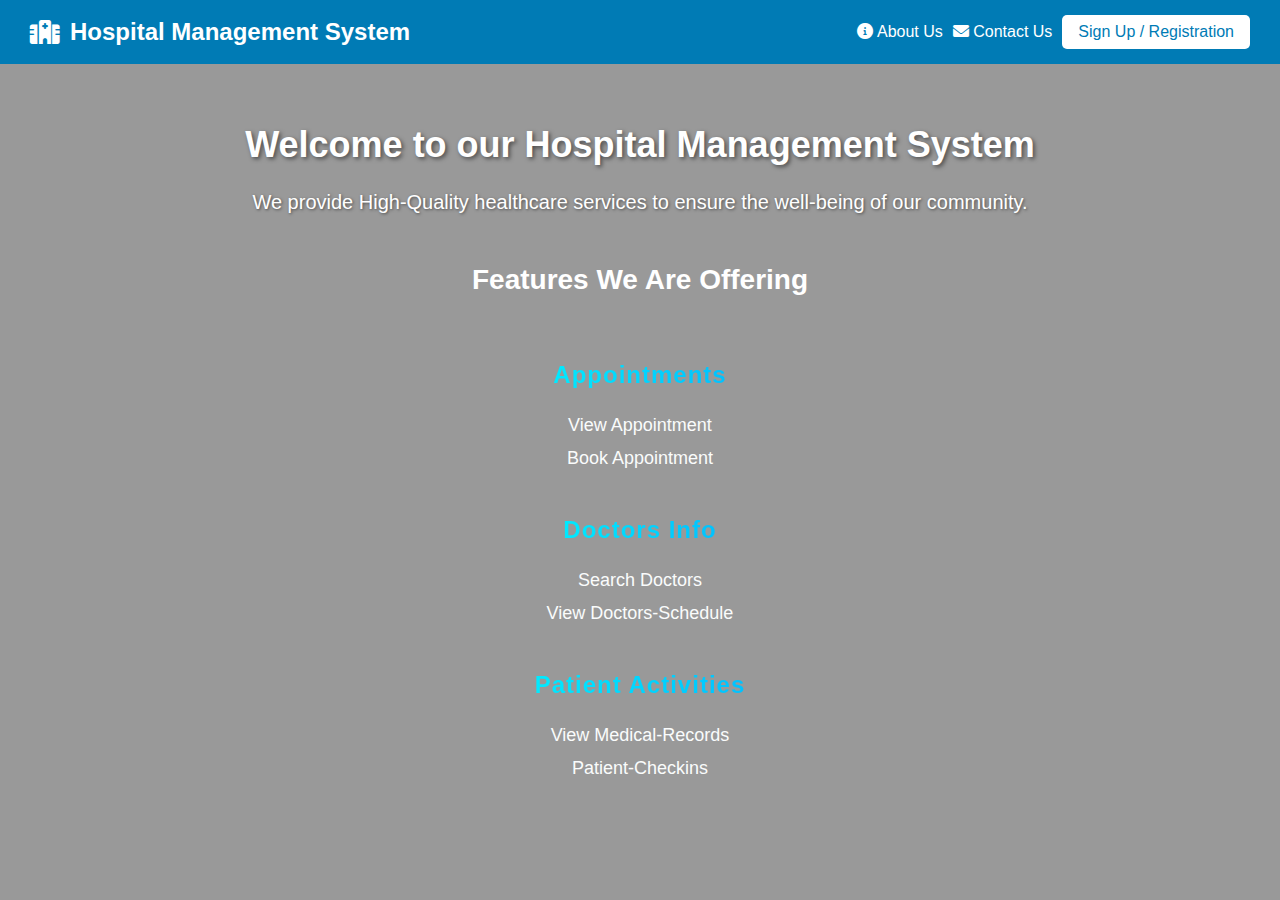
<file: HMS Project/index.html>
<!DOCTYPE html>
<html lang="en">
<head>
  <meta charset="UTF-8" />
  <meta name="viewport" content="width=device-width, initial-scale=1.0"/>
  <title>Hospital Management System</title>
  <link rel="stylesheet" href="https://cdnjs.cloudflare.com/ajax/libs/font-awesome/6.0.0-beta3/css/all.min.css"/>
  <style>
    * {
      margin: 0;
      padding: 0;
      box-sizing: border-box;
    }

    body {
      font-family: Arial, sans-serif;
      background: url('https://img.freepik.com/premium-photo/hospital-interior-blurred-background_113954-3726.jpg') no-repeat center center fixed;
      background-size: cover;
      color: #ffffff;
      min-height: 100vh;
      overflow-x: hidden;
      position: relative;
    }

    body::before {
      content: '';
      position: absolute;
      top: 0;
      left: 0;
      height: 100%;
      width: 100%;
      background: rgba(0, 0, 0, 0.4);
      z-index: 1;
    }

    header {
      background-color: #007bb5;
      color: white;
      padding: 15px 30px;
      display: flex;
      justify-content: space-between;
      align-items: center;
      position: relative;
      z-index: 2;
      flex-wrap: wrap;
    }

    .left-header {
      font-size: 24px;
      font-weight: bold;
      display: flex;
      align-items: center;
    }

    .left-header i {
      margin-right: 10px;
    }

    .right-header {
      display: flex;
      align-items: center;
      flex-wrap: wrap;
      gap: 10px;
    }

    .right-header a {
      color: white;
      text-decoration: none;
      font-size: 16px;
    }

    .right-header button {
      background-color: white;
      color: #007bb5;
      border: none;
      padding: 8px 16px;
      font-size: 16px;
      border-radius: 5px;
      cursor: pointer;
    }

    .content-wrapper {
      position: relative;
      z-index: 2;
      text-align: center;
      padding: 60px 20px 30px;
      max-width: 900px;
      margin: auto;
    }

    .info h1 {
      font-size: 36px;
      margin-bottom: 25px;
      text-shadow: 2px 2px 4px rgba(0, 0, 0, 0.5);
    }

    .info p {
      font-size: 20px;
      margin-bottom: 35px;
      text-shadow: 1px 1px 3px rgba(0, 0, 0, 0.5);
    }

    .features {
      margin-top: 50px;
    }

    .features h1 {
      font-size: 28px;
      margin-bottom: 30px;
    }

    .features h3 {
      font-size: 24px;
      margin-top: 35px;
      margin-bottom: 20px;
      color: transparent;
      background: linear-gradient(to right, #00eaff, #00c2ff);
      -webkit-background-clip: text;
      background-clip: text;
      font-weight: bold;
      letter-spacing: 1px;
      position: relative;
      display: inline-block;
      padding-bottom: 6px;
    }

    .features h3::after {
      content: '';
      position: absolute;
      bottom: 0;
      left: 0;
      width: 0%;
      height: 2px;
      background: #00eaff;
      transition: width 0.4s ease;
    }

    .features h3:hover::after {
      width: 100%;
    }

    .feature-list {
      list-style: none;
      padding-left: 0;
    }

    .feature-list li {
      margin-bottom: 12px;
    }

    .feature-list a {
      color: #fafcfc;
      text-decoration: none;
      font-size: 18px;
      transition: color 0.3s;
    }

    .feature-list a:hover {
      color: #6beded;
    }

    @media (max-width: 768px) {
      header {
        flex-direction: column;
        align-items: flex-start;
        gap: 10px;
      }

      .info h1 {
        font-size: 28px;
      }

      .info p {
        font-size: 18px;
      }

      .features h1 {
        font-size: 22px;
      }

      .features h3 {
        font-size: 20px;
      }

      .feature-list a {
        font-size: 16px;
      }
    }
  </style>
</head>
<body>
  <header>
    <div class="left-header">
      <i class="fas fa-hospital"></i> Hospital Management System
    </div>
    <nav class="right-header">
      <a href="about.html"><i class="fas fa-info-circle"></i> About Us</a>
      <a href="contact.html"><i class="fas fa-envelope"></i> Contact Us</a>
      <button onclick="window.location.href='login.php'">Sign Up / Registration</button>
    </nav>
  </header>

  <div class="content-wrapper">
    <div class="info">
      <h1>Welcome to our Hospital Management System</h1>
      <p>We provide High-Quality healthcare services to ensure the well-being of our community.</p>
    </div>

    <div class="features">
      <h1>Features We Are Offering</h1>

      <h3>Appointments</h3>
      <ul class="feature-list">
        <li><a href="login.php">View Appointment</a></li>
        <li><a href="login.php">Book Appointment</a></li>
      </ul>

      <h3>Doctors Info</h3>
      <ul class="feature-list">
        <li><a href="login.php">Search Doctors</a></li>
        <li><a href="login.php">View Doctors-Schedule</a></li>
      </ul>

      <h3>Patient Activities</h3>
      <ul class="feature-list">
        <li><a href="login.php">View Medical-Records</a></li>
        <li><a href="login.php">Patient-Checkins</a></li>
      </ul>
    </div>
  </div>
</body>
</html>
</file>
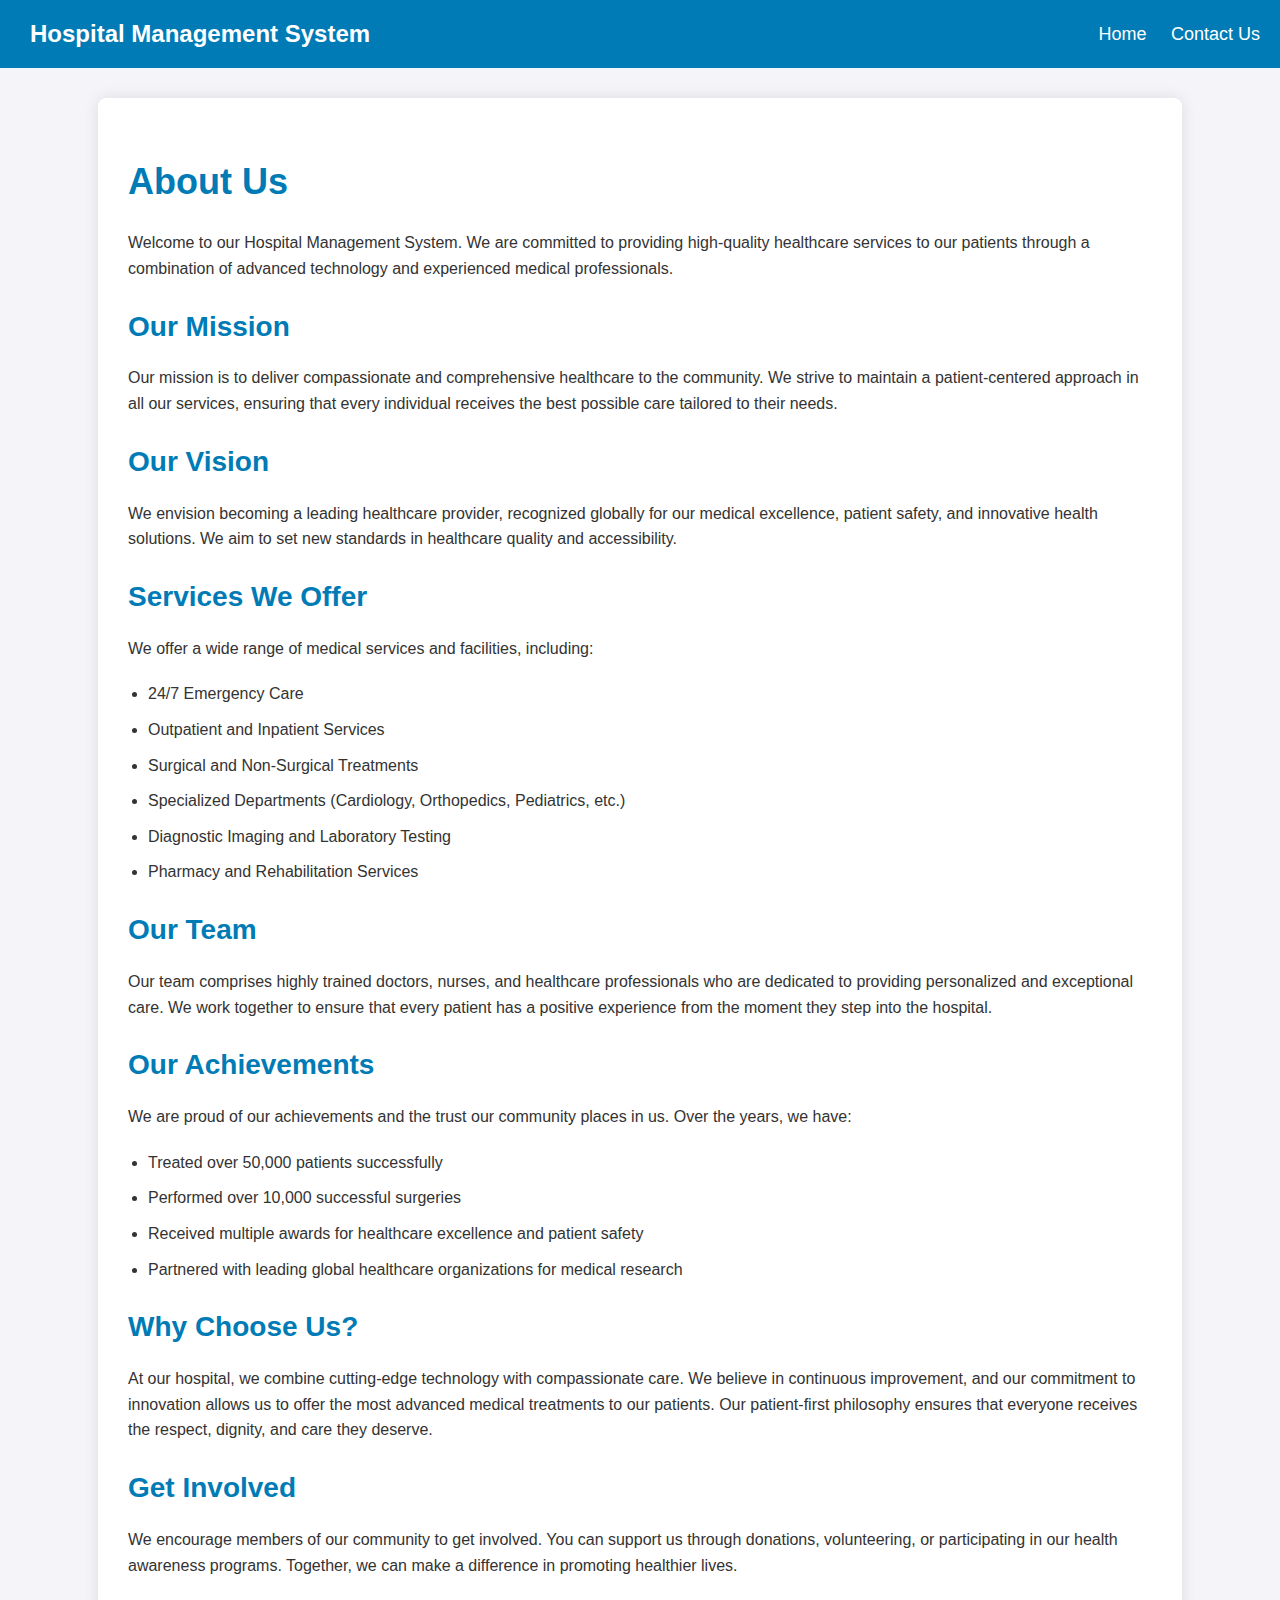
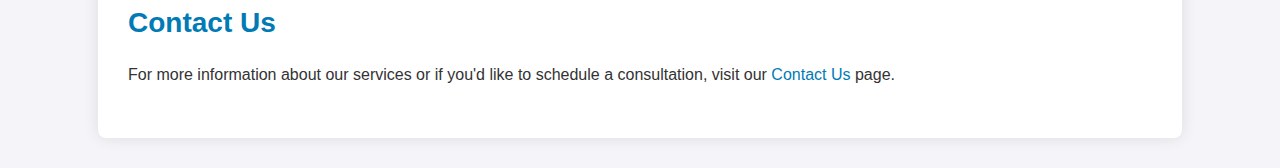
<file: about.html>
<!DOCTYPE html>
<html lang="en">
<head>
    <meta charset="UTF-8">
    <meta name="viewport" content="width=device-width, initial-scale=1.0">
    <title>About Us - Hospital Management System</title>
    <link rel="stylesheet" href="abt.css">
</head>
<body>
    <header>
        <div class="left-header">
            <i class="fas fa-hospital"></i> Hospital Management System
        </div>
        <nav class="top-nav">
            <a href="home page.html">Home</a>
            <a href="contact.html">Contact Us</a>
        </nav>
    </header>

    <div class="container">
        <h1>About Us</h1>

        <p>Welcome to our Hospital Management System. We are committed to providing high-quality healthcare services to our patients through a combination of advanced technology and experienced medical professionals.</p>

        <h2>Our Mission</h2>
        <p>
            Our mission is to deliver compassionate and comprehensive healthcare to the community. We strive to maintain a patient-centered approach in all our services, ensuring that every individual receives the best possible care tailored to their needs.
        </p>

        <h2>Our Vision</h2>
        <p>
            We envision becoming a leading healthcare provider, recognized globally for our medical excellence, patient safety, and innovative health solutions. We aim to set new standards in healthcare quality and accessibility.
        </p>

        <h2> Services We Offer </h2>
        <p>
            We offer a wide range of medical services and facilities, including:
        </p>
        <ul>
            <li>24/7 Emergency Care</li>
            <li>Outpatient and Inpatient Services</li>
            <li>Surgical and Non-Surgical Treatments</li>
            <li>Specialized Departments (Cardiology, Orthopedics, Pediatrics, etc.)</li>
            <li>Diagnostic Imaging and Laboratory Testing</li>
            <li>Pharmacy and Rehabilitation Services</li>
        </ul>

        <h2>Our Team</h2>
        <p>
            Our team comprises highly trained doctors, nurses, and healthcare professionals who are dedicated to providing personalized and exceptional care. We work together to ensure that every patient has a positive experience from the moment they step into the hospital.
        </p>

        <h2>Our Achievements</h2>
        <p>
            We are proud of our achievements and the trust our community places in us. Over the years, we have:
        </p>
        <ul>
            <li>Treated over 50,000 patients successfully</li>
            <li>Performed over 10,000 successful surgeries</li>
            <li>Received multiple awards for healthcare excellence and patient safety</li>
            <li>Partnered with leading global healthcare organizations for medical research</li>
        </ul>

        <h2>Why Choose Us?</h2>
        <p>
            At our hospital, we combine cutting-edge technology with compassionate care. We believe in continuous improvement, and our commitment to innovation allows us to offer the most advanced medical treatments to our patients. Our patient-first philosophy ensures that everyone receives the respect, dignity, and care they deserve.
        </p>

        <h2>Get Involved</h2>
        <p>
            We encourage members of our community to get involved. You can support us through donations, volunteering, or participating in our health awareness programs. Together, we can make a difference in promoting healthier lives.
        </p>
        
        <h2> Contact Us </h2>
        <p>
            For more information about our services or if you'd like to schedule a consultation, visit our <a href="contact.html">Contact Us</a> page.
        </p>
    </div>
</body>
</html>
</file>
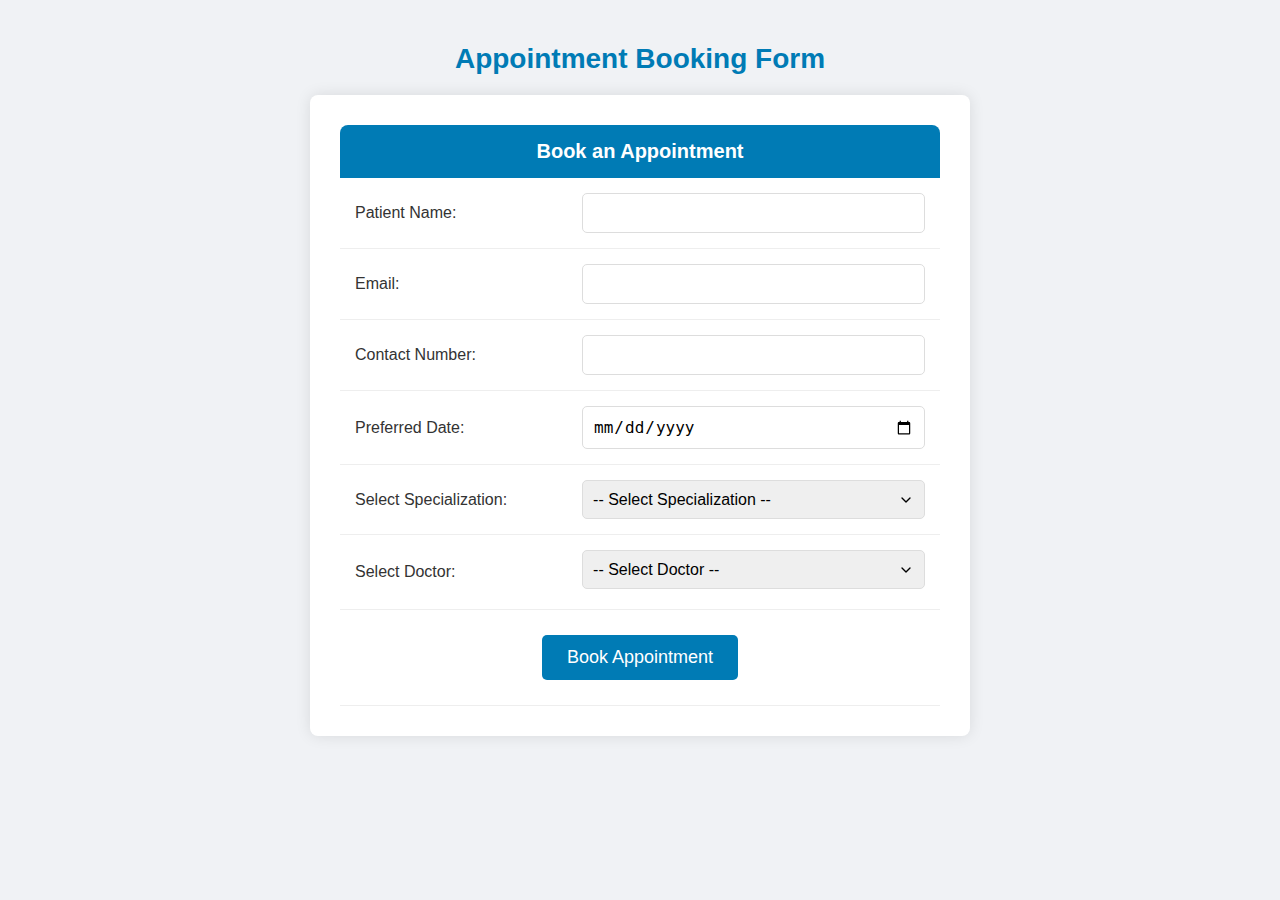
<file: appointments.html>
<!DOCTYPE html>
<html lang="en">
<head>
    <meta charset="UTF-8">
    <meta name="viewport" content="width=device-width, initial-scale=1.0">
    <title>Appointment Booking</title>
    <style>
        /* Appointment Booking Form Styles */
        body {
            font-family: Arial, sans-serif;
            background-color: #f0f2f5;
            margin: 0;
            padding: 20px;
            color: #333;
        }

        h2 {
            color: #007bb5;
            font-size: 28px;
            margin-bottom: 20px;
            text-align: center;
        }

        form {
            background-color: white;
            padding: 30px;
            border-radius: 8px;
            box-shadow: 0 0 15px rgba(0, 0, 0, 0.1);
            max-width: 600px;
            margin: 0 auto;
        }

        table {
            width: 100%;
            border-collapse: collapse;
        }

        th {
            background-color: #007bb5;
            color: white;
            padding: 15px;
            font-size: 20px;
            text-align: center;
            border-radius: 8px 8px 0 0;
        }

        td {
            padding: 15px;
            border-bottom: 1px solid #eee;
        }

        input[type="text"],
        input[type="email"],
        input[type="tel"],
        input[type="date"],
        select {
            width: 100%;
            padding: 10px;
            border: 1px solid #ddd;
            border-radius: 5px;
            font-size: 16px;
            box-sizing: border-box;
        }

        select {
            appearance: none;
            -webkit-appearance: none;
            -moz-appearance: none;
            background-image: url("data:image/svg+xml;charset=UTF-8,%3csvg xmlns='http://www.w3.org/2000/svg' viewBox='0 0 24 24' fill='none' stroke='currentColor' stroke-width='2' stroke-linecap='round' stroke-linejoin='round'%3e%3cpolyline points='6 9 12 15 18 9'%3e%3c/polyline%3e%3c/svg%3e");
            background-repeat: no-repeat;
            background-position: right 10px center;
            background-size: 1em;
        }

        button[type="submit"] {
            background-color: #007bb5;
            color: white;
            border: none;
            padding: 12px 25px;
            font-size: 18px;
            border-radius: 5px;
            cursor: pointer;
            transition: background-color 0.3s;
            width: auto;
            margin: 10px auto;
            display: block;
        }

        button[type="submit"]:hover {
            background-color: #005f86;
        }

        .doctor-qualification {
            font-size: 13px;
            color: #666;
            margin-top: 5px;
            font-style: italic;
            display: block;
        }

        /* Responsive Design */
        @media (max-width: 600px) {
            form {
                padding: 20px;
            }
            
            th, td {
                padding: 10px;
            }
            
            table {
                display: block;
                overflow-x: auto;
            }
        }
    </style>
</head>
<body>
    <h2>Appointment Booking Form</h2>
    <form action="submit_appointment.php" method="post">
        <table>
            <tr>
                <th colspan="2">Book an Appointment</th>
            </tr>
            <tr>
                <td>Patient Name:</td>
                <td><input type="text" name="patient_name" required></td>
            </tr>
            <tr>
                <td>Email:</td>
                <td><input type="email" name="email" required></td>
            </tr>
            <tr>
                <td>Contact Number:</td>
                <td><input type="tel" name="contact" required></td>
            </tr>
            <tr>
                <td>Preferred Date:</td>
                <td><input type="date" name="date" required></td>
            </tr>
            <tr>
                <td>Select Specialization:</td>
                <td>
                    <select name="specialization" id="specialization" required>
                        <option value="">-- Select Specialization --</option>
                        <option value="Cardiology">Cardiology</option>
                        <option value="Neurology">Neurology</option>
                        <option value="Orthopedics">Orthopedics</option>
                        <option value="Gastroenterology">Gastroenterology</option>
                        <option value="General Medicine">General Medicine</option>
                    </select>
                </td>
            </tr>
            <tr>
                <td>Select Doctor:</td>
                <td>
                    <select name="doctor" id="doctor" required>
                        <option value="">-- Select Doctor --</option>
                        <option value="1" data-qualification="MD, Cardiology">Dr. John Smith (Cardiology)</option>
                        <option value="2" data-qualification="MS, Neurology">Dr. Lisa Brown (Neurology)</option>
                        <option value="3" data-qualification="MS, Orthopedics">Dr. Robert Wilson (Orthopedics)</option>
                        <option value="4" data-qualification="MD, Gastroenterology">Dr. Emily Davis (Gastroenterology)</option>
                    </select>
                    <span id="qualification-display" class="doctor-qualification"></span>
                </td>
            </tr>
            <tr>
                <td colspan="2" style="text-align:center;">
                    <button type="submit">Book Appointment</button>
                </td>
            </tr>
        </table>
    </form>

    <script>
        // Show doctor qualification when selected
        document.getElementById('doctor').addEventListener('change', function() {
            var selectedOption = this.options[this.selectedIndex];
            var qualification = selectedOption.getAttribute('data-qualification');
            document.getElementById('qualification-display').textContent = qualification || '';
        });
    </script>
</body>
</html>
</file>
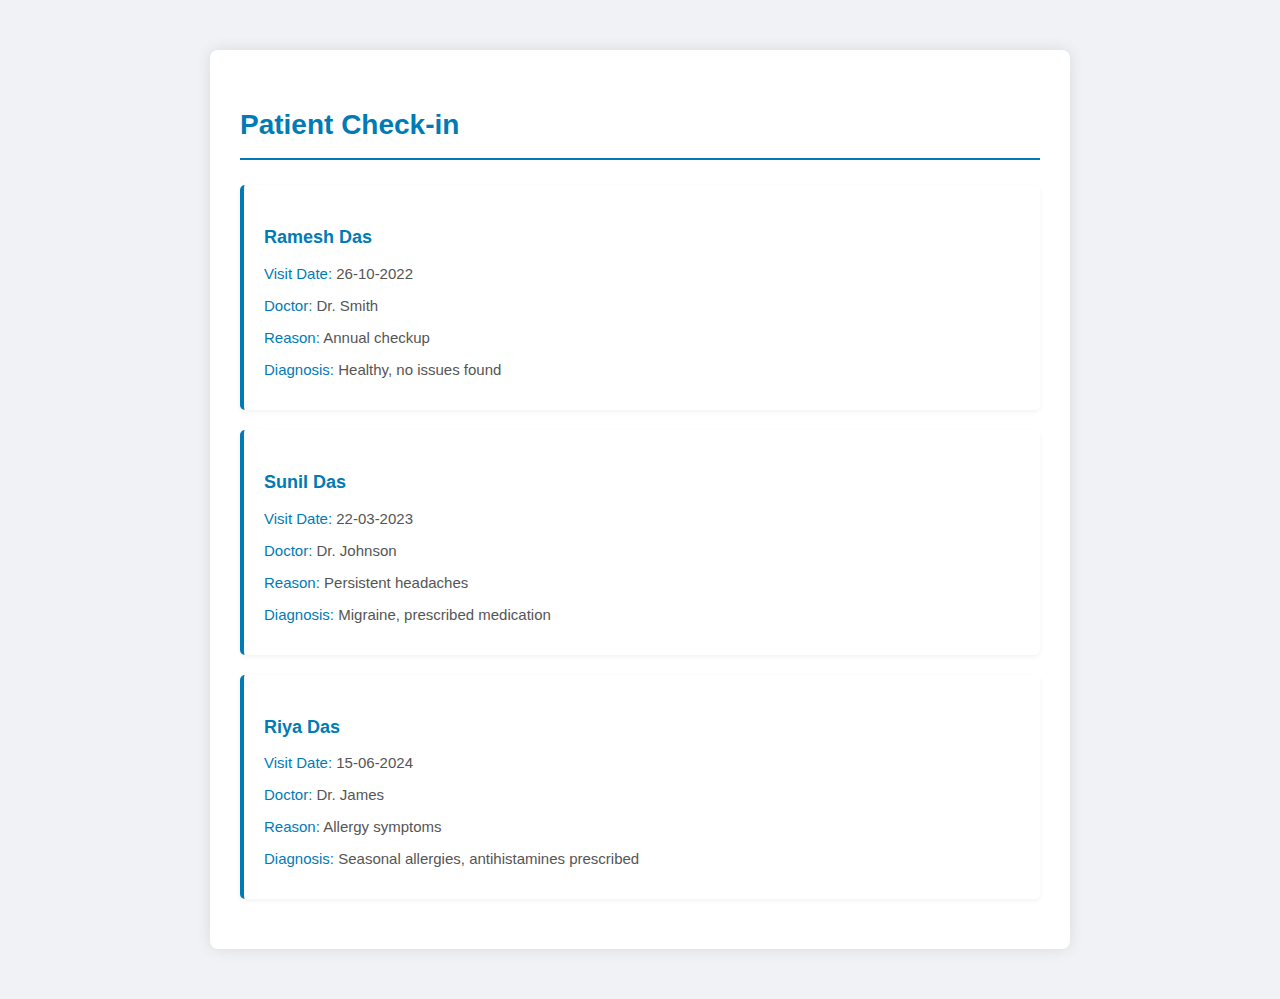
<file: check-in.html>
<!DOCTYPE html>
<html lang="en">
<head>
    <meta charset="UTF-8">
    <meta name="viewport" content="width=device-width, initial-scale=1.0">
    <title>Patient Check-in</title>
    <style>
        /* General Styles */
        body {
            font-family: Arial, sans-serif;
            margin: 0;
            padding: 20px;
            background-color: #f0f2f5;
            color: #333;
            line-height: 1.6;
        }
        
        /* Container Styles */
        .container {
            max-width: 800px;
            margin: 30px auto;
            background: white;
            padding: 30px;
            border-radius: 8px;
            box-shadow: 0 0 15px rgba(0, 0, 0, 0.1);
        }
        
        /* Header Styles */
        h2 {
            color: #007bb5;
            font-size: 28px;
            margin-bottom: 25px;
            border-bottom: 2px solid #007bb5;
            padding-bottom: 10px;
        }
        
        /* Patient Card Styles */
        .patient-card {
            background-color: #fff;
            border-left: 4px solid #007bb5;
            border-radius: 5px;
            padding: 20px;
            margin-bottom: 20px;
            box-shadow: 0 2px 5px rgba(0, 0, 0, 0.05);
            transition: transform 0.2s ease, box-shadow 0.2s ease;
        }
        
        .patient-card:hover {
            transform: translateY(-2px);
            box-shadow: 0 4px 8px rgba(0, 0, 0, 0.1);
        }
        
        .patient-name {
            font-size: 18px;
            font-weight: bold;
            color: #007bb5;
            margin-bottom: 10px;
        }
        
        .details {
            font-size: 15px;
            margin: 8px 0;
            color: #555;
        }
        
        .details strong {
            color: #007bb5;
            font-weight: normal;
        }
        
        /* Responsive Design */
        @media (max-width: 768px) {
            .container {
                padding: 20px;
                margin: 15px;
                width: auto;
            }
            
            .patient-card {
                padding: 15px;
            }
            
            h2 {
                font-size: 24px;
            }
        }
    </style>
</head>
<body>

<div class="container">
    <h2>Patient Check-in</h2>

    <div class="patient-card">
        <p class="patient-name">Ramesh Das</p>
        <p class="details"><strong>Visit Date:</strong> 26-10-2022</p>
        <p class="details"><strong>Doctor:</strong> Dr. Smith</p>
        <p class="details"><strong>Reason:</strong> Annual checkup</p>
        <p class="details"><strong>Diagnosis:</strong> Healthy, no issues found</p>
    </div>

    <div class="patient-card">
        <p class="patient-name">Sunil Das</p>
        <p class="details"><strong>Visit Date:</strong> 22-03-2023</p>
        <p class="details"><strong>Doctor:</strong> Dr. Johnson</p>
        <p class="details"><strong>Reason:</strong> Persistent headaches</p>
        <p class="details"><strong>Diagnosis:</strong> Migraine, prescribed medication</p>
    </div>

    <div class="patient-card">
        <p class="patient-name">Riya Das</p>
        <p class="details"><strong>Visit Date:</strong> 15-06-2024</p>
        <p class="details"><strong>Doctor:</strong> Dr. James</p>
        <p class="details"><strong>Reason:</strong> Allergy symptoms</p>
        <p class="details"><strong>Diagnosis:</strong> Seasonal allergies, antihistamines prescribed</p>
    </div>

</div>

</body>
</html>
</file>
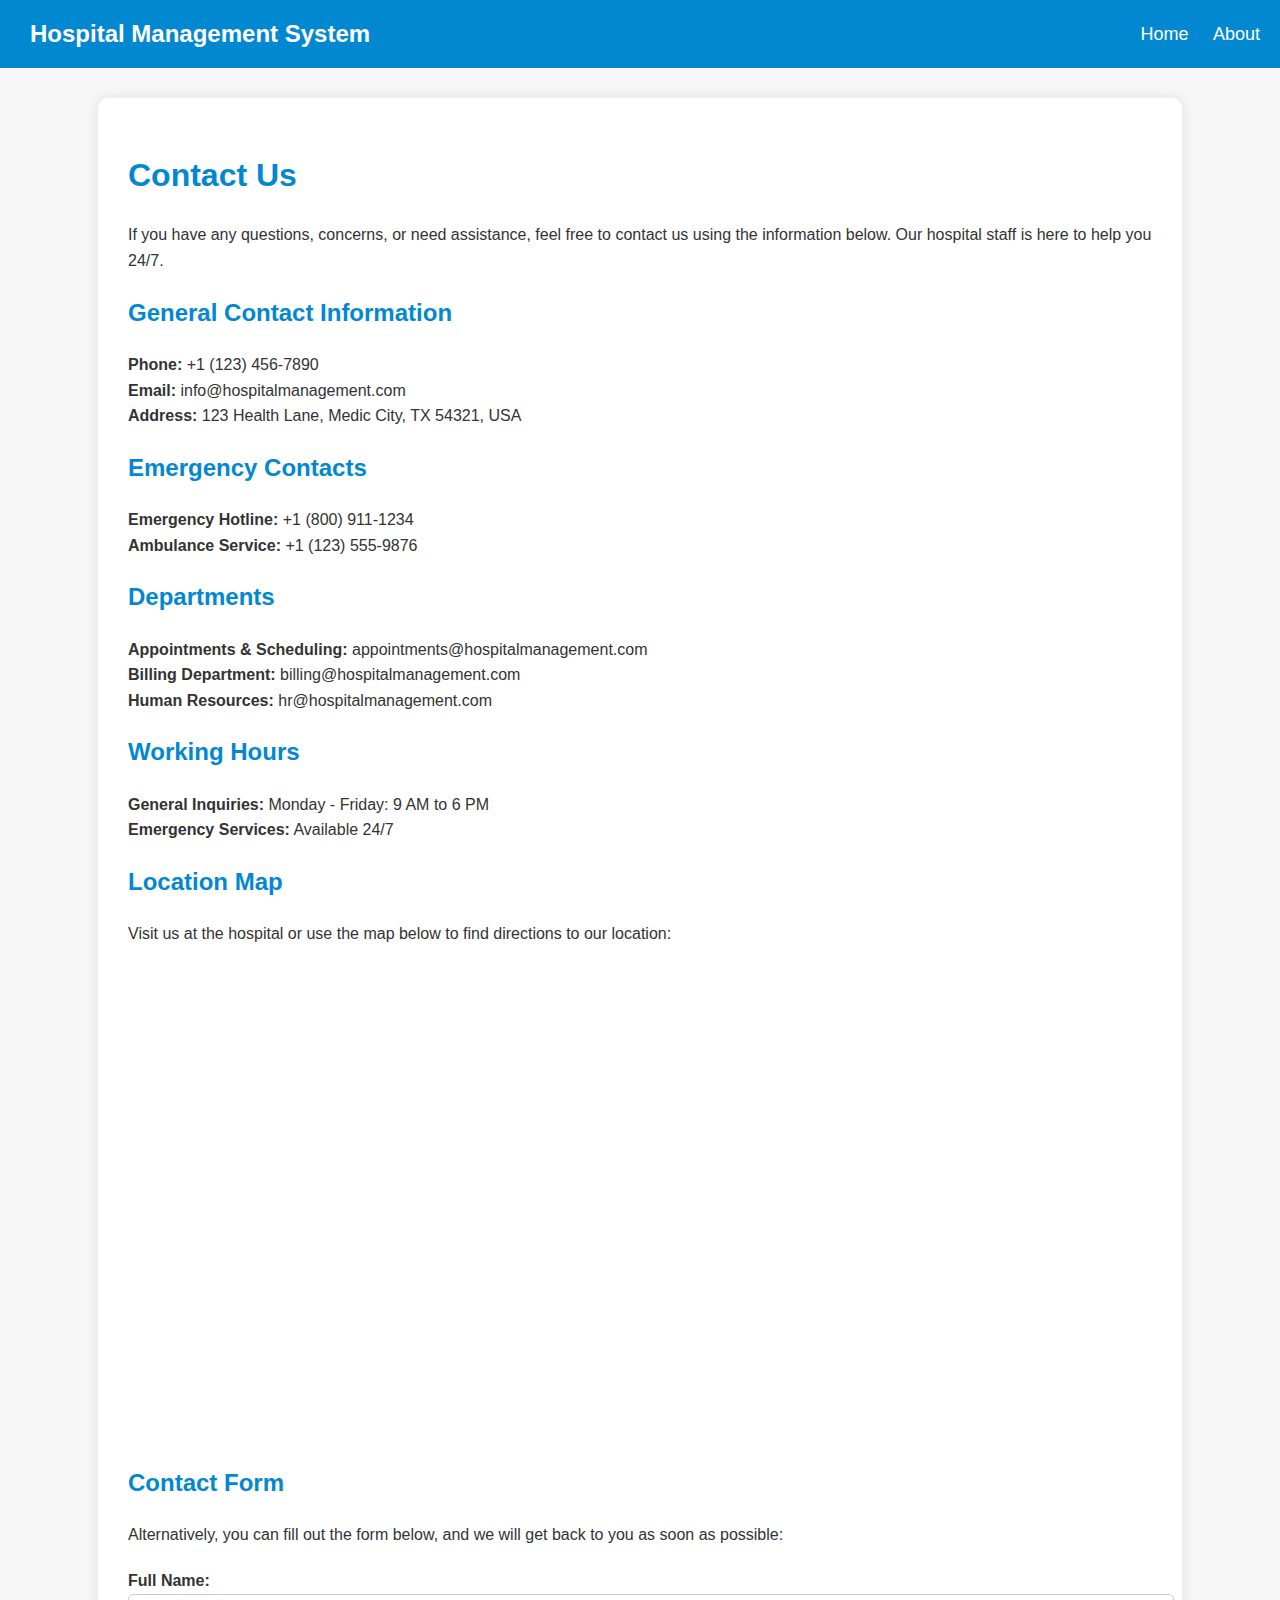
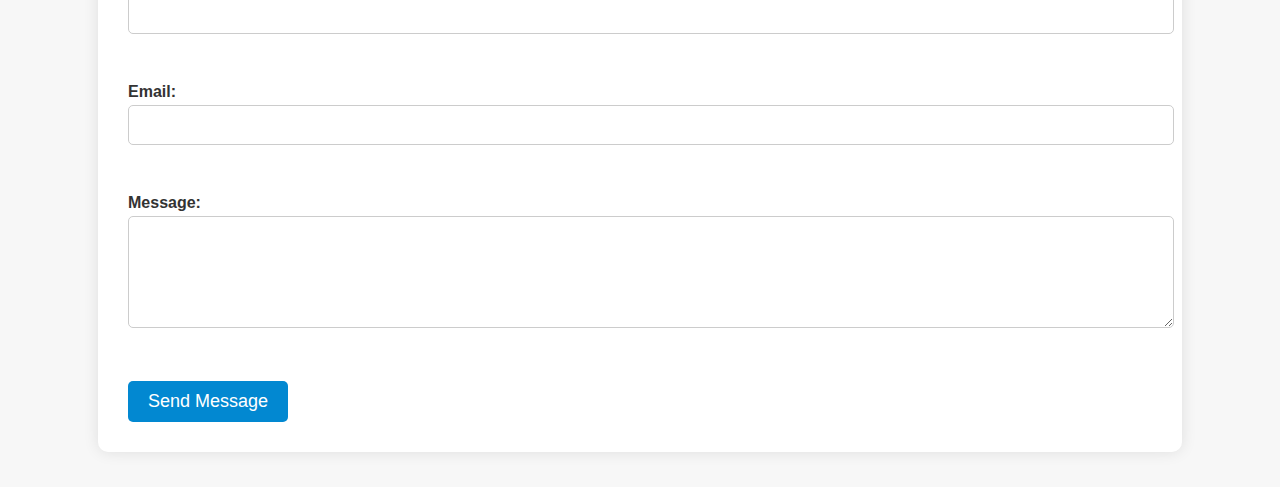
<file: contact.html>
<!DOCTYPE html>
<html lang="en">
<head>
    <meta charset="UTF-8">
    <meta name="viewport" content="width=device-width, initial-scale=1.0">
    <title>Contact Us - Hospital Management System</title>
    <link rel="stylesheet" href="cont.css">
</head>
<body>
    <header>
        <div class="left-header">
            <i class="fas fa-hospital"></i> Hospital Management System
        </div>
        <nav class="top-nav">
            <a href="home page.html">Home</a>
            <a href="about.html">About</a>
        </nav>
    </header>

    <div class="container">
        <h1>Contact Us</h1>
        <p>If you have any questions, concerns, or need assistance, feel free to contact us using the information below. Our hospital staff is here to help you 24/7.</p>

        <h2>General Contact Information</h2>
        <p>
            <strong>Phone:</strong> +1 (123) 456-7890 <br>
            <strong>Email:</strong> info@hospitalmanagement.com <br>
            <strong>Address:</strong> 123 Health Lane, Medic City, TX 54321, USA
        </p>

        <h2>Emergency Contacts</h2>
        <p>
            <strong>Emergency Hotline:</strong> +1 (800) 911-1234 <br>
            <strong>Ambulance Service:</strong> +1 (123) 555-9876
        </p>

        <h2>Departments</h2>
        <p>
            <strong>Appointments & Scheduling:</strong> appointments@hospitalmanagement.com <br>
            <strong>Billing Department:</strong> billing@hospitalmanagement.com <br>
            <strong>Human Resources:</strong> hr@hospitalmanagement.com
        </p>

        <h2>Working Hours</h2>
        <p>
            <strong>General Inquiries:</strong> Monday - Friday: 9 AM to 6 PM <br>
            <strong>Emergency Services:</strong> Available 24/7
        </p>

        <h2>Location Map</h2>
        <p>Visit us at the hospital or use the map below to find directions to our location:</p>
        <iframe src="https://www.google.com/maps/embed?pb=..." width="600" height="450" style="border:0;" allowfullscreen="" loading="lazy"></iframe>

        <h2>Contact Form</h2>
        <p>Alternatively, you can fill out the form below, and we will get back to you as soon as possible:</p>
        <form action="submit_form.php" method="POST">
            <label for="name">Full Name:</label><br>
            <input type="text" id="name" name="name" required><br><br>
            <label for="email">Email:</label><br>
            <input type="email" id="email" name="email" required><br><br>
            <label for="message">Message:</label><br>
            <textarea id="message" name="message" rows="5" required></textarea><br><br>
            <button type="submit">Send Message</button>
        </form>
    </div>
</body>
</html>
</file>
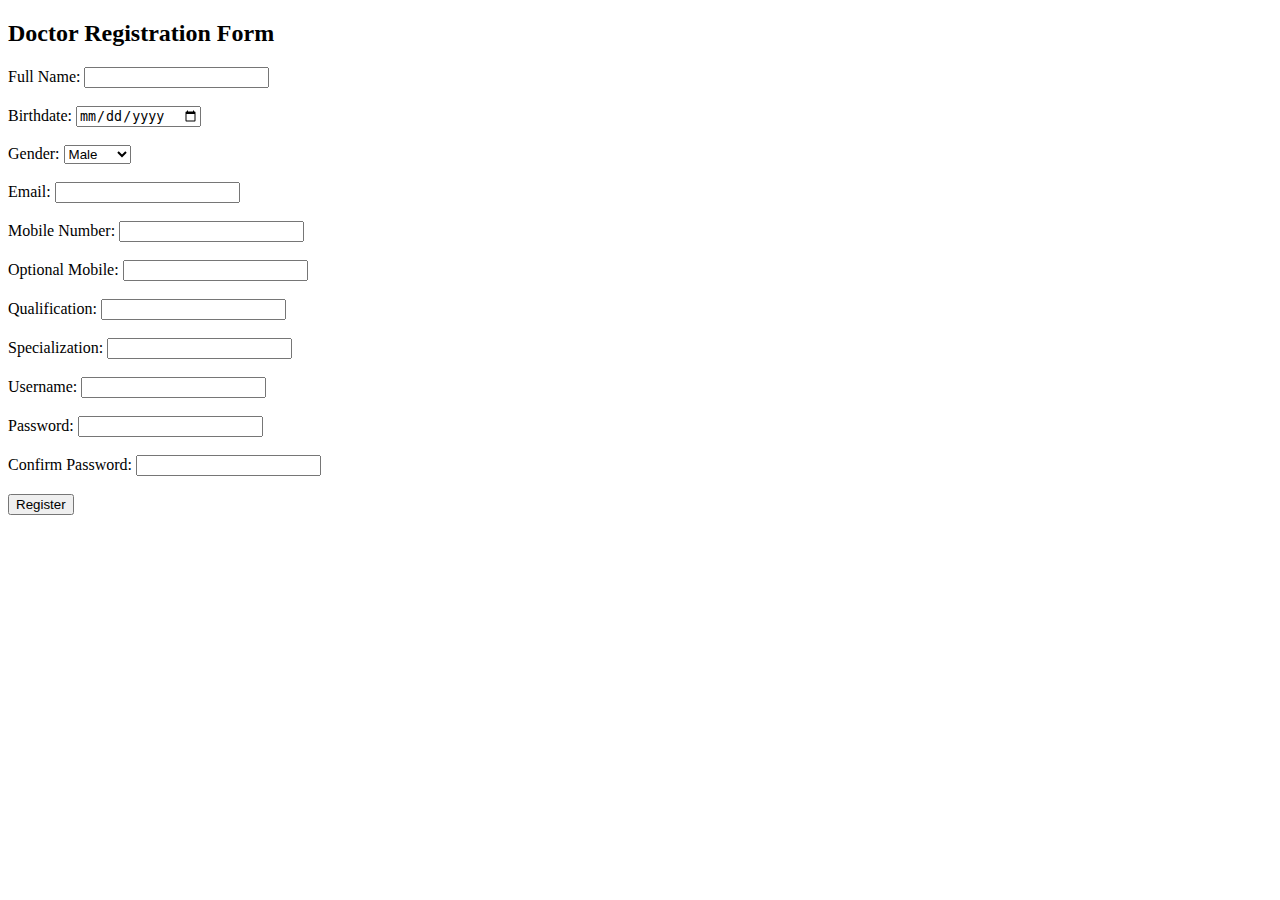
<file: doctor.html>
<!DOCTYPE html>
<html lang="en">
<head>
    <meta charset="UTF-8">
    <meta name="viewport" content="width=device-width, initial-scale=1.0">
    <title>Doctor Registration Form</title>
    <script>
        function validatepassword(){
            var password = document.getElementById("password").value;
            var confirmpassword = document.getElementById("confirm-password").value;
            if(password != confirmpassword){
                document.getElementById("passwordError").style.display = "block";
                return false;
            }
            else{
                document.getElementById("passwordError").style.display = "none";
                return true; 
            }
        }
    </script>
</head>
<body>
    <h2>Doctor Registration Form</h2>
    <form method="POST" action="registration.php">
        <label for="full_name">Full Name:</label>
        <input type="text" id="full_name" name="full_name" maxlength="255" required><br><br>
        
        <label for="birthdate">Birthdate:</label>
        <input type="date" id="birthdate" name="birthdate" required><br><br>
        
        <label for="gender">Gender:</label>
        <select id="gender" name="gender" required>
            <option value="male">Male</option>
            <option value="female">Female</option>
        </select><br><br>
        
        <label for="email">Email:</label>
        <input type="email" id="email" name="email" maxlength="255" required><br><br>
        
        <label for="mobile">Mobile Number:</label>
        <input type="text" id="mobile" name="mobile" maxlength="15" required><br><br>
        
        <label for="optional_mobile">Optional Mobile:</label>
        <input type="text" id="optional_mobile" name="optional_mobile" maxlength="15"><br><br>
        
        <label for="qualification">Qualification:</label>
        <input type="text" id="qualification" name="qualification" maxlength="255" required><br><br>
        
        <label for="specialization">Specialization:</label>
        <input type="text" id="specialization" name="specialization" maxlength="255" required><br><br>
        
        <label for="username">Username:</label>
        <input type="text" id="username" name="username" maxlength="255" required><br><br>
        
        <label for="password">Password:</label>
        <input type="password" id="password" name="password" required><br><br>
        
        <label for="confirm_password">Confirm Password:</label>
        <input type="password" id="confirm_password" name="confirm_password" required><br><br>
        
        <button type="submit">Register</button>
    </form>
</body>
</html>
</file>
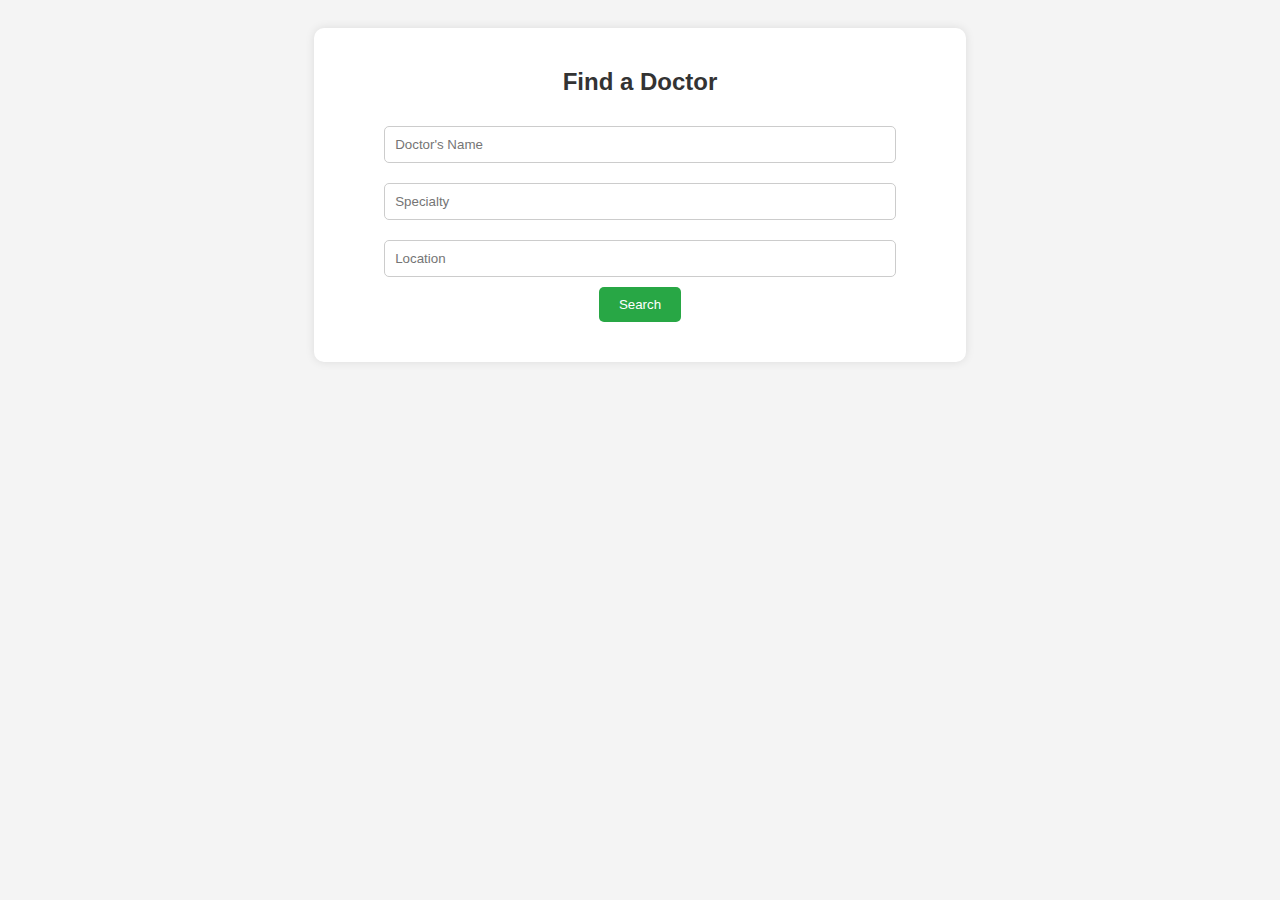
<file: finddoctor.html>
<!DOCTYPE html>
<html lang="en">
<head>
    <meta charset="UTF-8">
    <meta name="viewport" content="width=device-width, initial-scale=1.0">
    <title>Find a Doctor</title>
    <link rel="stylesheet" href="finddoctor.css">
</head>
<body>
    <div class="container">
        <h2>Find a Doctor</h2>
        <form action="search_doctor.php" method="GET">
            <input type="text" name="name" placeholder="Doctor's Name"><br>
            <input type="text" name="specialty" placeholder="Specialty"><br>
            <input type="text" name="location" placeholder="Location"><br>
            <button type="submit">Search</button>
                </form>
        <div id="results"></div>
    </div>
</body>
</html>
</file>
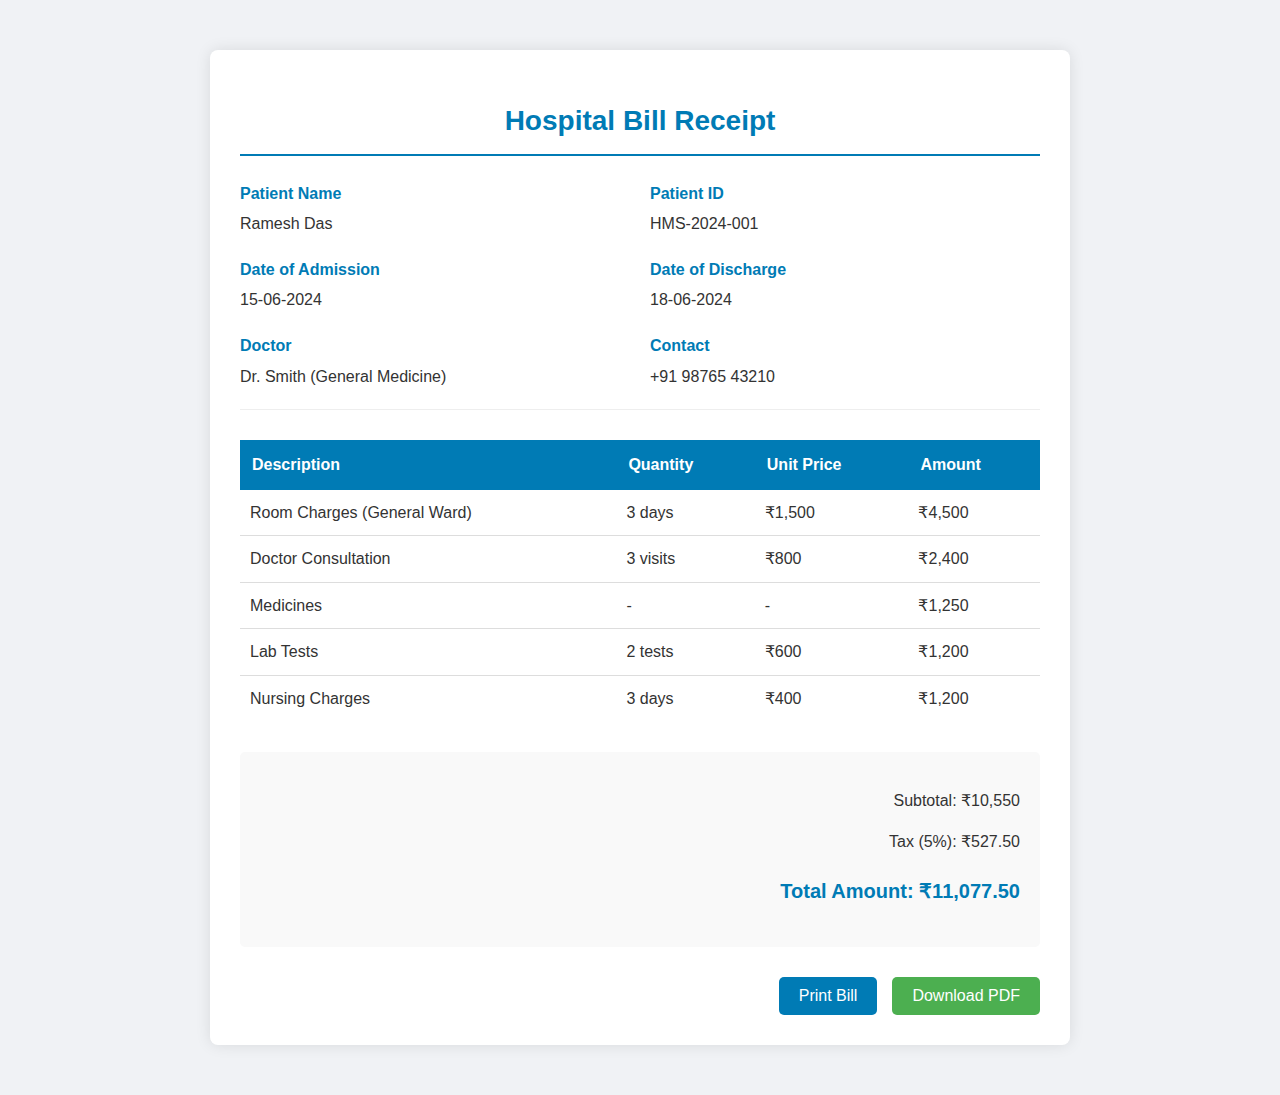
<file: generate bill.html>
<!DOCTYPE html>
<html lang="en">
<head>
    <meta charset="UTF-8">
    <meta name="viewport" content="width=device-width, initial-scale=1.0">
    <title>Generate Bill</title>
    <style>
        /* General Styles */
        body {
            font-family: Arial, sans-serif;
            margin: 0;
            padding: 20px;
            background-color: #f0f2f5;
            color: #333;
            line-height: 1.6;
        }
        
        /* Container Styles */
        .container {
            max-width: 800px;
            margin: 30px auto;
            background: white;
            padding: 30px;
            border-radius: 8px;
            box-shadow: 0 0 15px rgba(0, 0, 0, 0.1);
        }
        
        /* Header Styles */
        h1 {
            color: #007bb5;
            font-size: 28px;
            margin-bottom: 25px;
            border-bottom: 2px solid #007bb5;
            padding-bottom: 10px;
            text-align: center;
        }
        
        /* Patient Info Section */
        .patient-info {
            display: grid;
            grid-template-columns: 1fr 1fr;
            gap: 20px;
            margin-bottom: 30px;
            padding-bottom: 20px;
            border-bottom: 1px solid #eee;
        }
        
        .info-item strong {
            color: #007bb5;
            display: block;
            margin-bottom: 5px;
        }
        
        /* Bill Table Styles */
        .bill-table {
            width: 100%;
            border-collapse: collapse;
            margin: 20px 0;
        }
        
        .bill-table th {
            background-color: #007bb5;
            color: white;
            padding: 12px;
            text-align: left;
        }
        
        .bill-table td {
            padding: 10px;
            border-bottom: 1px solid #ddd;
        }
        
        .bill-table tr:last-child td {
            border-bottom: none;
        }
        
        /* Total Section */
        .total-section {
            margin-top: 30px;
            padding: 20px;
            background-color: #f9f9f9;
            border-radius: 5px;
            text-align: right;
        }
        
        .total-amount {
            font-size: 20px;
            font-weight: bold;
            color: #007bb5;
        }
        
        /* Button Styles */
        .button-group {
            display: flex;
            justify-content: flex-end;
            gap: 15px;
            margin-top: 30px;
        }
        
        .btn {
            padding: 10px 20px;
            border: none;
            border-radius: 5px;
            cursor: pointer;
            font-size: 16px;
            transition: background-color 0.3s;
        }
        
        .btn-print {
            background-color: #007bb5;
            color: white;
        }
        
        .btn-download {
            background-color: #4CAF50;
            color: white;
        }
        
        .btn:hover {
            opacity: 0.9;
        }
        
        /* Responsive Design */
        @media (max-width: 768px) {
            .container {
                padding: 20px;
                margin: 15px;
            }
            
            .patient-info {
                grid-template-columns: 1fr;
            }
            
            h1 {
                font-size: 24px;
            }
        }
    </style>
</head>
<body>

<div class="container">
    <h1>Hospital Bill Receipt</h1>
    
    <div class="patient-info">
        <div class="info-item">
            <strong>Patient Name</strong>
            Ramesh Das
        </div>
        <div class="info-item">
            <strong>Patient ID</strong>
            HMS-2024-001
        </div>
        <div class="info-item">
            <strong>Date of Admission</strong>
            15-06-2024
        </div>
        <div class="info-item">
            <strong>Date of Discharge</strong>
            18-06-2024
        </div>
        <div class="info-item">
            <strong>Doctor</strong>
            Dr. Smith (General Medicine)
        </div>
        <div class="info-item">
            <strong>Contact</strong>
            +91 98765 43210
        </div>
    </div>
    
    <table class="bill-table">
        <thead>
            <tr>
                <th>Description</th>
                <th>Quantity</th>
                <th>Unit Price</th>
                <th>Amount</th>
            </tr>
        </thead>
        <tbody>
            <tr>
                <td>Room Charges (General Ward)</td>
                <td>3 days</td>
                <td>₹1,500</td>
                <td>₹4,500</td>
            </tr>
            <tr>
                <td>Doctor Consultation</td>
                <td>3 visits</td>
                <td>₹800</td>
                <td>₹2,400</td>
            </tr>
            <tr>
                <td>Medicines</td>
                <td>-</td>
                <td>-</td>
                <td>₹1,250</td>
            </tr>
            <tr>
                <td>Lab Tests</td>
                <td>2 tests</td>
                <td>₹600</td>
                <td>₹1,200</td>
            </tr>
            <tr>
                <td>Nursing Charges</td>
                <td>3 days</td>
                <td>₹400</td>
                <td>₹1,200</td>
            </tr>
        </tbody>
    </table>
    
    <div class="total-section">
        <p>Subtotal: ₹10,550</p>
        <p>Tax (5%): ₹527.50</p>
        <p class="total-amount">Total Amount: ₹11,077.50</p>
    </div>
    
    <div class="button-group">
        <button class="btn btn-print">Print Bill</button>
        <button class="btn btn-download">Download PDF</button>
    </div>
</div>

</body>
</html>
</file>
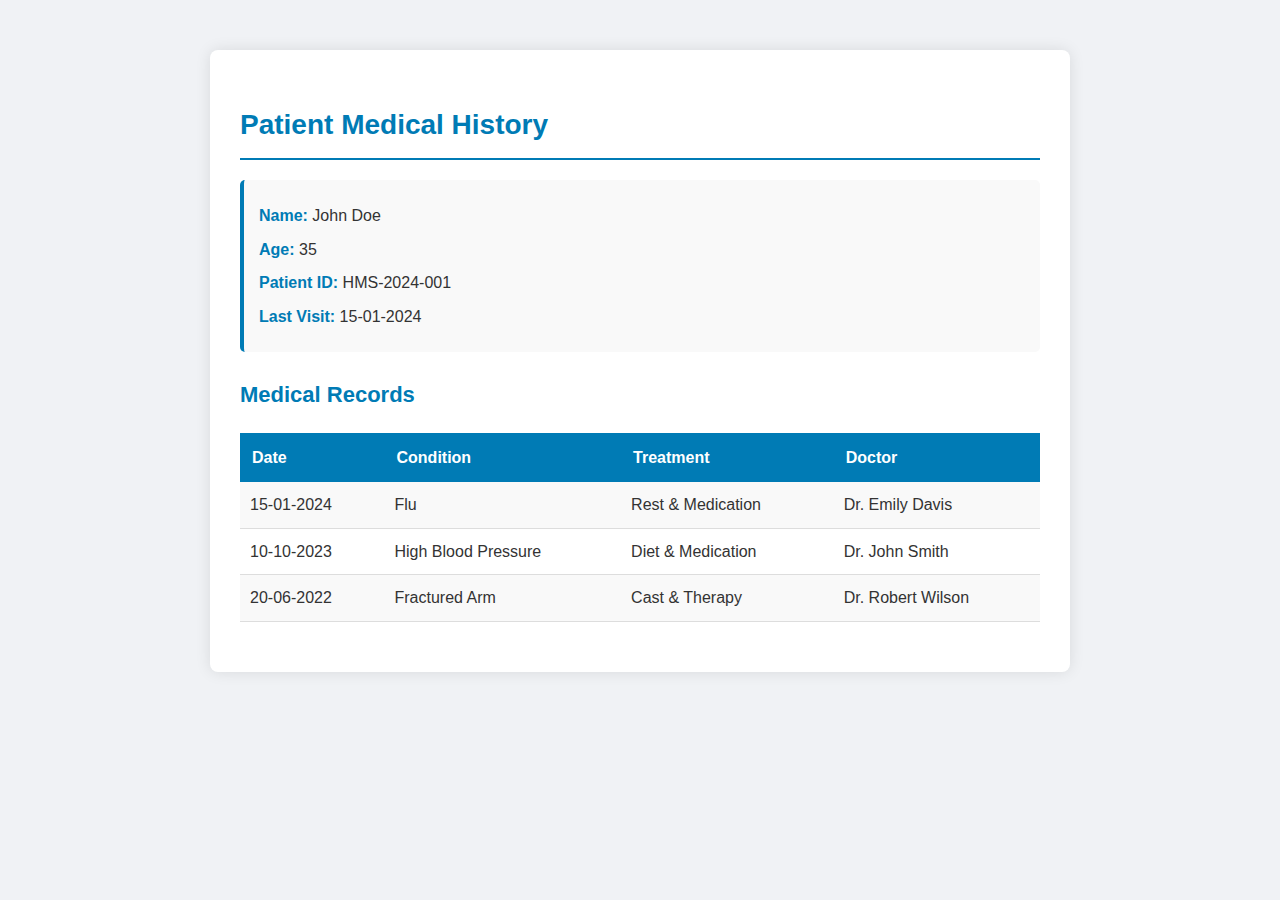
<file: medical history.html>
<!DOCTYPE html>
<html lang="en">
<head>
    <meta charset="UTF-8">
    <meta name="viewport" content="width=device-width, initial-scale=1.0">
    <title>Patient Medical History</title>
    <style>
        /* General Styles */
        body {
            font-family: Arial, sans-serif;
            margin: 0;
            padding: 20px;
            background-color: #f0f2f5;
            color: #333;
            line-height: 1.6;
        }
        
        /* Container Styles */
        .container {
            max-width: 800px;
            margin: 30px auto;
            background: white;
            padding: 30px;
            border-radius: 8px;
            box-shadow: 0 0 15px rgba(0, 0, 0, 0.1);
        }
        
        /* Header Styles */
        h2 {
            color: #007bb5;
            font-size: 28px;
            margin-bottom: 20px;
            border-bottom: 2px solid #007bb5;
            padding-bottom: 10px;
        }
        
        h3 {
            color: #007bb5;
            font-size: 22px;
            margin: 25px 0 15px 0;
        }
        
        /* Patient Info Styles */
        .patient-info {
            background-color: #f9f9f9;
            padding: 15px;
            border-radius: 5px;
            margin-bottom: 20px;
            border-left: 4px solid #007bb5;
        }
        
        .patient-info p {
            margin: 8px 0;
            font-size: 16px;
        }
        
        .patient-info strong {
            color: #007bb5;
        }
        
        /* Table Styles */
        table {
            width: 100%;
            border-collapse: collapse;
            margin: 20px 0;
            font-size: 16px;
        }
        
        th {
            background-color: #007bb5;
            color: white;
            padding: 12px;
            text-align: left;
        }
        
        td {
            padding: 10px;
            border-bottom: 1px solid #ddd;
        }
        
        tr:nth-child(even) {
            background-color: #f9f9f9;
        }
        
        tr:hover {
            background-color: #f0f0f0;
        }
        
        /* Responsive Design */
        @media (max-width: 768px) {
            .container {
                padding: 20px;
                margin: 15px;
            }
            
            table {
                font-size: 14px;
            }
            
            th, td {
                padding: 8px;
            }
        }
    </style>
</head>
<body>

<div class="container">
    <h2>Patient Medical History</h2>
    
    <div class="patient-info">
        <p><strong>Name:</strong> John Doe</p>
        <p><strong>Age:</strong> 35</p>
        <p><strong>Patient ID:</strong> HMS-2024-001</p>
        <p><strong>Last Visit:</strong> 15-01-2024</p>
    </div>
    
    <h3>Medical Records</h3>
    <table>
        <tr>
            <th>Date</th>
            <th>Condition</th>
            <th>Treatment</th>
            <th>Doctor</th>
        </tr>
        <tr>
            <td>15-01-2024</td>
            <td>Flu</td>
            <td>Rest & Medication</td>
            <td>Dr. Emily Davis</td>
        </tr>
        <tr>
            <td>10-10-2023</td>
            <td>High Blood Pressure</td>
            <td>Diet & Medication</td>
            <td>Dr. John Smith</td>
        </tr>
        <tr>
            <td>20-06-2022</td>
            <td>Fractured Arm</td>
            <td>Cast & Therapy</td>
            <td>Dr. Robert Wilson</td>
        </tr>
    </table>
</div>

</body>
</html>
</file>
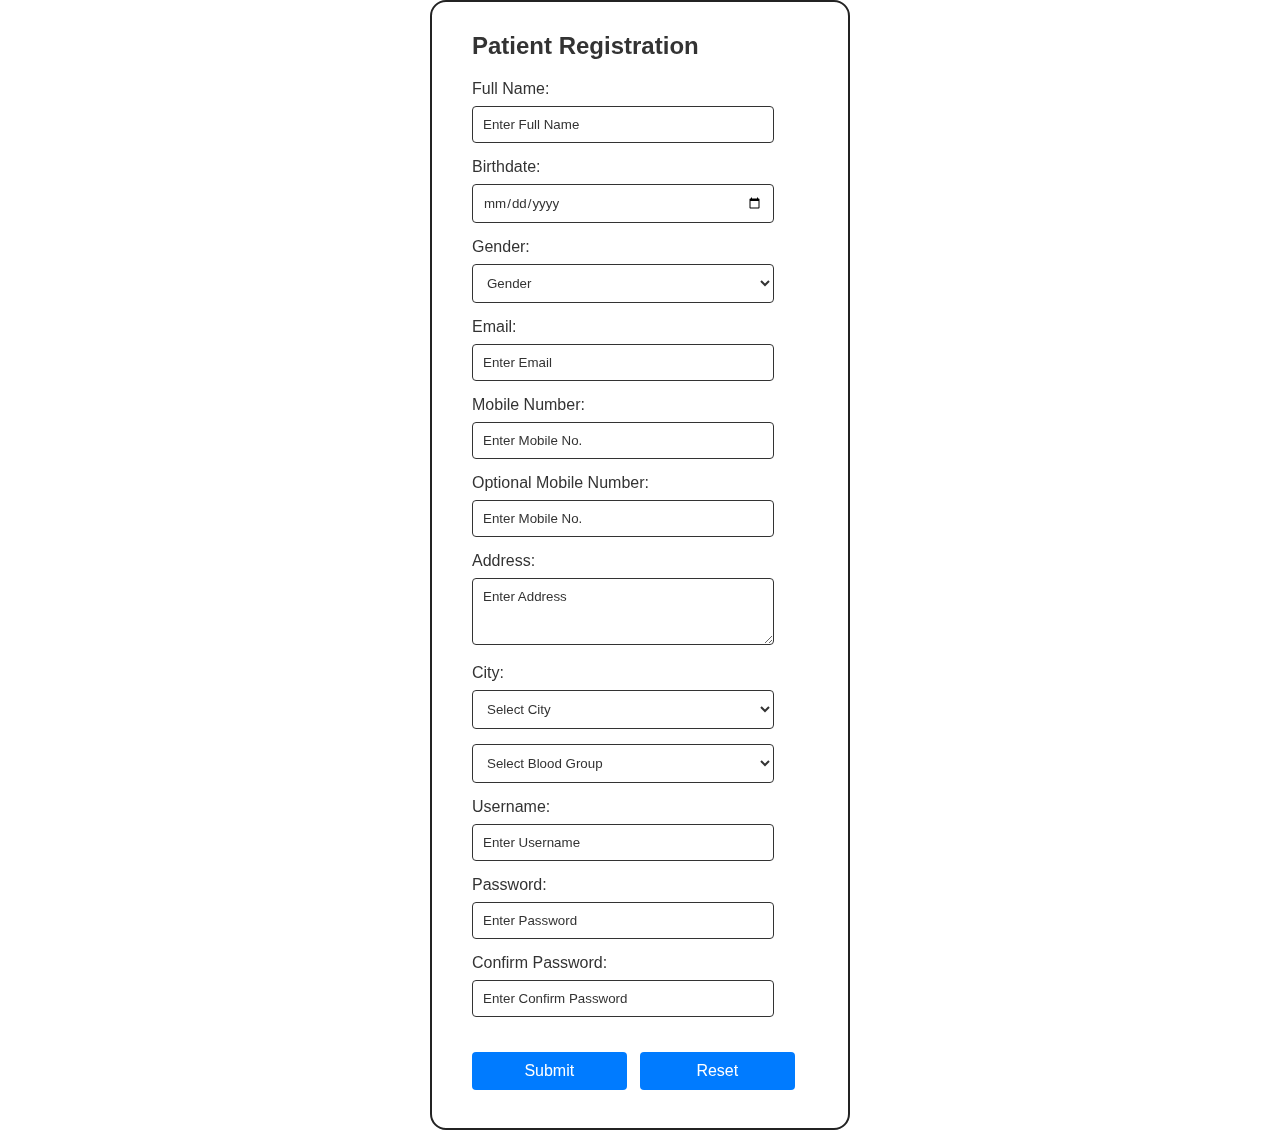
<file: patient1.html>
<!DOCTYPE html>
<html lang="en">
<head>
    <meta charset="UTF-8">
    <meta name="viewport" content="width=device-width, initial-scale=1.0">
    <title>Registration Page</title>
    <link rel="stylesheet" href="styles-pat.css">
    <script>
        function validatepassword(){
            var password = document.getElementById("password").value;
            var confirmpassword = document.getElementById("confirm-password").value;
            if(password != confirmpassword){
                document.getElementById("passwordError").style.display = "block";
                return false;
            }
            else{
                document.getElementById("passwordError").style.display = "none";
                return true; 
            }
        }
    </script>
</head>
<body>
    <div class="registration-form">
        <h2> Patient Registration</h2>
        <form action="http://localhost/HMS%20Project/submit_registration.php" method="post" onsubmit="return validatepassword()">

        <form action="submit_registration.php" method="post" onsubmit="return validatepassword()">
        
            <label for="fullname">Full Name:</label>
            <input type="text" id="fullname" name="fullname" placeholder="Enter Full Name" required>
        
            
            <label for="birthdate">Birthdate:</label>
            <input type="date" id="birthdate" name="birthdate" class="birth-date" placeholder="Enter Birthdate"  required>

            <label for="gender">Gender:</label>
            <select id="gender" name="gender" class="gender-box" required>
                <option disabled selected>Gender</option>
                <option value="male">Male</option>
                <option value="female">Female</option>
                <option value="other">Other</option>
            </select>

            <label for="email">Email:</label>
            <input type="email" id="email" name="email" placeholder="Enter Email" required>

            <label for="mobile">Mobile Number:</label>
            <input type="tel" id="mobile" name="mobile" pattern="[0-9]{10}" maxlength="10" minlength="10" placeholder="Enter Mobile No." inputmode="numeric" required>

            <label for="optional-mobile">Optional Mobile Number:</label>
            <input type="tel" id="optional-mobile" name="optional-mobile" pattern="[0-9]{10}" maxlength="10" minlength="10" placeholder="Enter Mobile No." inputmode="numeric">

            <label for="address">Address:</label>
            <textarea id="address" name="address" rows="3" placeholder="Enter Address" required></textarea>

            <label for="city">City:</label>
            <select id="city" name="city" required>
                <option value="" disabled selected>Select City</option>
                <option value="ahmedabad">Ahmedabad</option>
                <option value="vadodara">Vadodara</option>
                <option value="rajkot">Rajkot</option>
                <option value="Gandhinagar">Gandhinagar</option>
                <option value="Jamnagar">Jamnagar</option>
                <option value="Junagadh">Junagadh</option>
                <option value="Anand">Anand</option>
                <option value="Bhavnagar">Bhavnagar</option>
                <option value="Surat">Surat</option>
                <option value="Porbandar">Porbandar</option>
                <option value="Bharuch">Bharuch</option>
                <option value="Bhuj">Bhuj</option>
                <option value="Mehsana">Mehsana</option>
                <option value="Navsari">Navsari</option>
                <option value="Surendranagar">Surendranagar</option>
                <!-- Add more cities as needed -->
            </select>

            <select id="bloodgroup" name="bloodgroup" required>
                <option value="" disabled selected>Select Blood Group</option>
                <option value="A+">A+</option>
                <option value="A-">A-</option>
                <option value="B+">B+</option>
                <option value="B-">B-</option>
                <option value="AB+">AB+</option>
                <option value="AB-">AB-</option>
                <option value="O+">O+</option>
                <option value="O-">O-</option>
            </select>

            <label for="Username">Username:</label>
            <input type="text" id="Username" name="Username" placeholder="Enter Username" required>

            <label for="password">Password:</label>
            <input type="password" id="password" name="password" placeholder="Enter Password" required>

            <label for="confirm-password">Confirm Password:</label>
            <input type="password" id="confirm-password" name="confirm-password" placeholder="Enter Confirm Password" required>
             
            <span id="passwordError" style="color: red; display: none;">Passwords do not match</span>

            <div class ="submit">
            <button type="submit">Submit</button>
            <button type="reset">Reset</button></div>
        </form>
    </div>
</body>
</html>
</file>
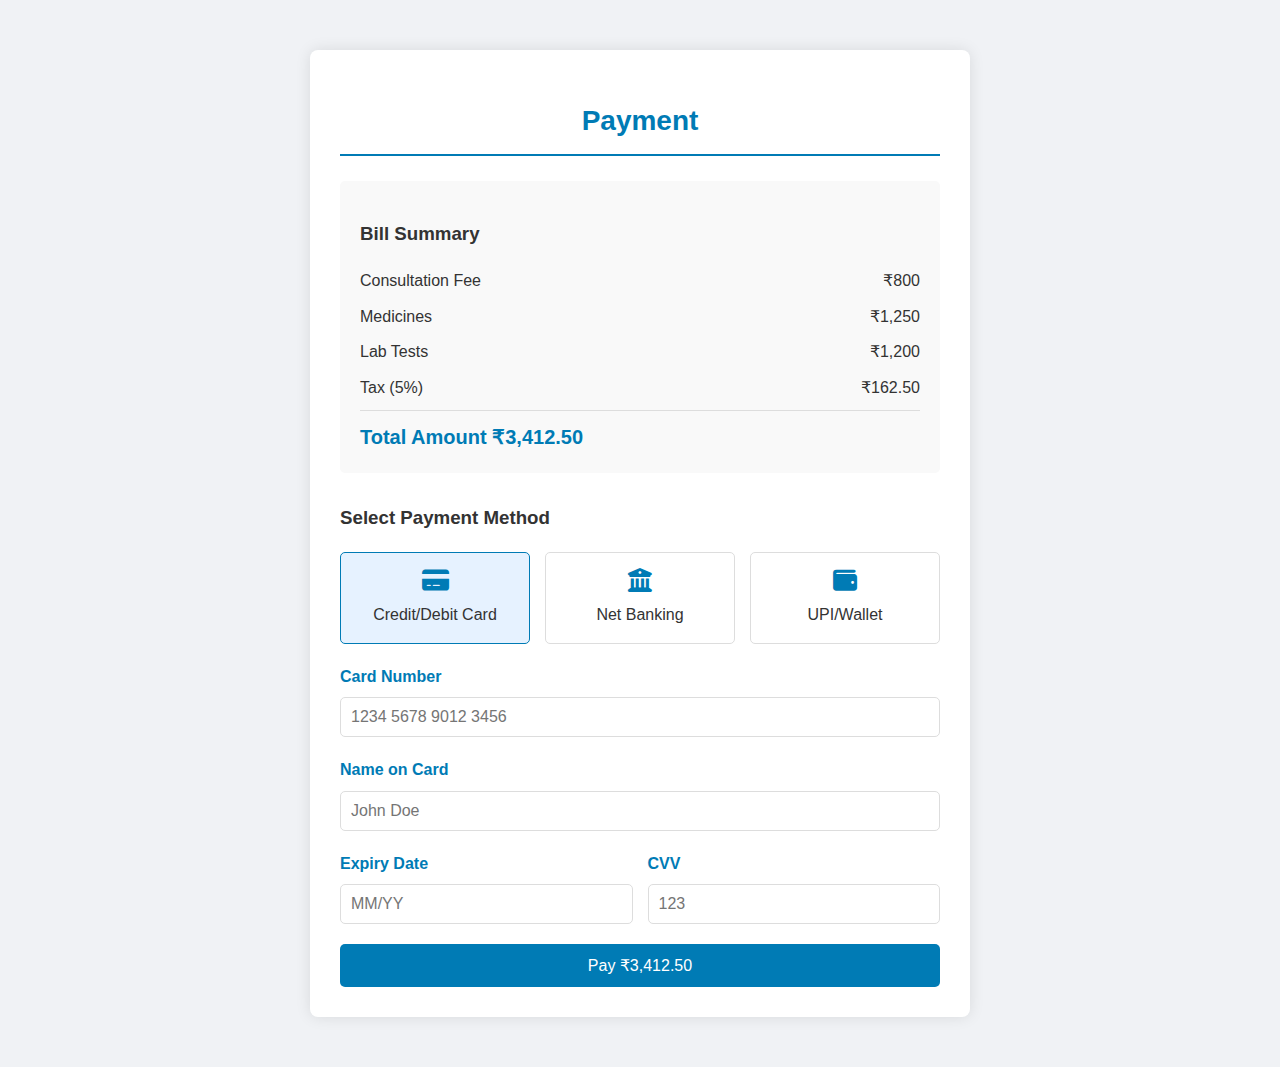
<file: payment.html>
<!DOCTYPE html>
<html lang="en">
<head>
    <meta charset="UTF-8">
    <meta name="viewport" content="width=device-width, initial-scale=1.0">
    <title>Payment</title>
    <style>
        /* General Styles */
        body {
            font-family: Arial, sans-serif;
            margin: 0;
            padding: 20px;
            background-color: #f0f2f5;
            color: #333;
            line-height: 1.6;
        }
        
        /* Container Styles */
        .container {
            max-width: 600px;
            margin: 30px auto;
            background: white;
            padding: 30px;
            border-radius: 8px;
            box-shadow: 0 0 15px rgba(0, 0, 0, 0.1);
        }
        
        /* Header Styles */
        h1 {
            color: #007bb5;
            font-size: 28px;
            margin-bottom: 25px;
            border-bottom: 2px solid #007bb5;
            padding-bottom: 10px;
            text-align: center;
        }
        
        /* Bill Summary */
        .bill-summary {
            background-color: #f9f9f9;
            padding: 20px;
            border-radius: 5px;
            margin-bottom: 30px;
        }
        
        .bill-item {
            display: flex;
            justify-content: space-between;
            margin-bottom: 10px;
        }
        
        .total-amount {
            font-size: 20px;
            font-weight: bold;
            color: #007bb5;
            border-top: 1px solid #ddd;
            padding-top: 10px;
            margin-top: 10px;
        }
        
        /* Payment Form */
        .form-group {
            margin-bottom: 20px;
        }
        
        .form-group label {
            display: block;
            margin-bottom: 8px;
            color: #007bb5;
            font-weight: bold;
        }
        
        .form-control {
            width: 100%;
            padding: 10px;
            border: 1px solid #ddd;
            border-radius: 5px;
            font-size: 16px;
            box-sizing: border-box;
        }
        
        /* Payment Methods */
        .payment-methods {
            display: flex;
            gap: 15px;
            margin-bottom: 20px;
        }
        
        .payment-method {
            flex: 1;
            text-align: center;
            padding: 15px;
            border: 1px solid #ddd;
            border-radius: 5px;
            cursor: pointer;
            transition: all 0.3s;
        }
        
        .payment-method:hover {
            border-color: #007bb5;
        }
        
        .payment-method.active {
            border-color: #007bb5;
            background-color: #e6f2ff;
        }
        
        .payment-method i {
            font-size: 24px;
            margin-bottom: 10px;
            color: #007bb5;
        }
        
        /* Button Styles */
        .btn {
            width: 100%;
            padding: 12px;
            background-color: #007bb5;
            color: white;
            border: none;
            border-radius: 5px;
            font-size: 16px;
            cursor: pointer;
            transition: background-color 0.3s;
        }
        
        .btn:hover {
            background-color: #005f86;
        }
        
        /* Responsive Design */
        @media (max-width: 768px) {
            .container {
                padding: 20px;
                margin: 15px;
            }
            
            .payment-methods {
                flex-direction: column;
            }
        }
    </style>
    <!-- Font Awesome for icons -->
    <link rel="stylesheet" href="https://cdnjs.cloudflare.com/ajax/libs/font-awesome/6.0.0-beta3/css/all.min.css">
</head>
<body>

<div class="container">
    <h1>Payment</h1>
    
    <div class="bill-summary">
        <h3>Bill Summary</h3>
        <div class="bill-item">
            <span>Consultation Fee</span>
            <span>₹800</span>
        </div>
        <div class="bill-item">
            <span>Medicines</span>
            <span>₹1,250</span>
        </div>
        <div class="bill-item">
            <span>Lab Tests</span>
            <span>₹1,200</span>
        </div>
        <div class="bill-item">
            <span>Tax (5%)</span>
            <span>₹162.50</span>
        </div>
        <div class="total-amount">
            <span>Total Amount</span>
            <span>₹3,412.50</span>
        </div>
    </div>
    
    <h3>Select Payment Method</h3>
    <div class="payment-methods">
        <div class="payment-method active">
            <i class="fas fa-credit-card"></i>
            <div>Credit/Debit Card</div>
        </div>
        <div class="payment-method">
            <i class="fas fa-university"></i>
            <div>Net Banking</div>
        </div>
        <div class="payment-method">
            <i class="fas fa-wallet"></i>
            <div>UPI/Wallet</div>
        </div>
    </div>
    
    <div class="form-group">
        <label for="card-number">Card Number</label>
        <input type="text" id="card-number" class="form-control" placeholder="1234 5678 9012 3456">
    </div>
    
    <div class="form-group">
        <label for="card-name">Name on Card</label>
        <input type="text" id="card-name" class="form-control" placeholder="John Doe">
    </div>
    
    <div style="display: flex; gap: 15px;">
        <div class="form-group" style="flex: 1;">
            <label for="expiry-date">Expiry Date</label>
            <input type="text" id="expiry-date" class="form-control" placeholder="MM/YY">
        </div>
        <div class="form-group" style="flex: 1;">
            <label for="cvv">CVV</label>
            <input type="text" id="cvv" class="form-control" placeholder="123">
        </div>
    </div>
    
    <button class="btn">Pay ₹3,412.50</button>
</div>

<script>
    // Simple script to handle payment method selection
    document.querySelectorAll('.payment-method').forEach(method => {
        method.addEventListener('click', () => {
            document.querySelectorAll('.payment-method').forEach(m => {
                m.classList.remove('active');
            });
            method.classList.add('active');
        });
    });
</script>

</body>
</html>
</file>
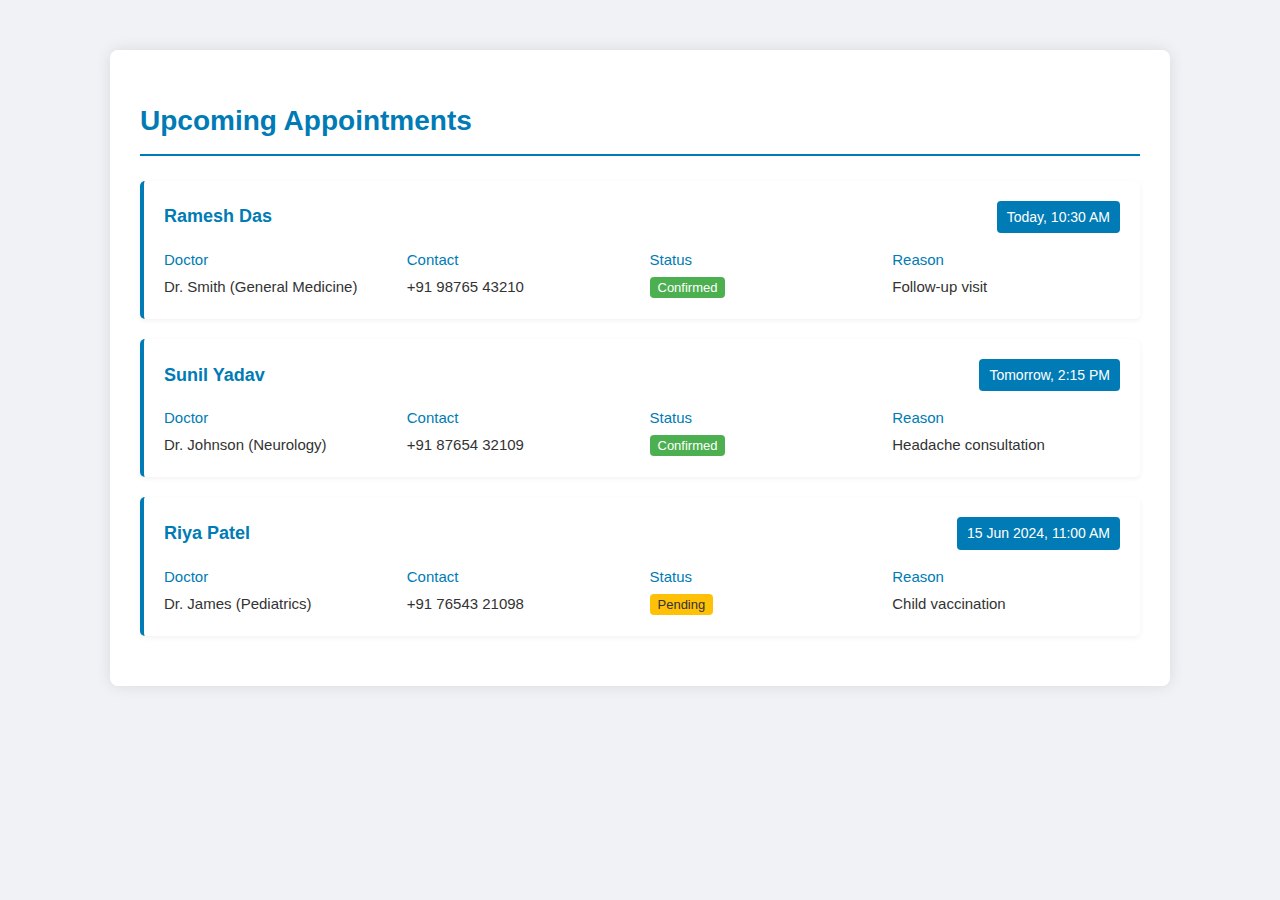
<file: view appointment.html>
<!DOCTYPE html>
<html lang="en">
<head>
    <meta charset="UTF-8">
    <meta name="viewport" content="width=device-width, initial-scale=1.0">
    <title>View Appointments</title>
    <style>
        /* General Styles */
        body {
            font-family: Arial, sans-serif;
            margin: 0;
            padding: 20px;
            background-color: #f0f2f5;
            color: #333;
            line-height: 1.6;
        }
        
        /* Container Styles */
        .container {
            max-width: 1000px;
            margin: 30px auto;
            background: white;
            padding: 30px;
            border-radius: 8px;
            box-shadow: 0 0 15px rgba(0, 0, 0, 0.1);
        }
        
        /* Header Styles */
        h1 {
            color: #007bb5;
            font-size: 28px;
            margin-bottom: 25px;
            border-bottom: 2px solid #007bb5;
            padding-bottom: 10px;
        }
        
        /* Appointment Card Styles */
        .appointment-card {
            background-color: #fff;
            border-left: 4px solid #007bb5;
            border-radius: 5px;
            padding: 20px;
            margin-bottom: 20px;
            box-shadow: 0 2px 5px rgba(0, 0, 0, 0.05);
        }
        
        .appointment-header {
            display: flex;
            justify-content: space-between;
            align-items: center;
            margin-bottom: 15px;
        }
        
        .patient-name {
            font-size: 18px;
            font-weight: bold;
            color: #007bb5;
        }
        
        .appointment-date {
            background-color: #007bb5;
            color: white;
            padding: 5px 10px;
            border-radius: 4px;
            font-size: 14px;
        }
        
        .appointment-details {
            display: grid;
            grid-template-columns: repeat(auto-fill, minmax(200px, 1fr));
            gap: 15px;
            font-size: 15px;
        }
        
        .detail-item strong {
            color: #007bb5;
            font-weight: normal;
            display: block;
            margin-bottom: 3px;
        }
        
        /* Status Badges */
        .status-confirmed {
            background-color: #4CAF50;
            color: white;
            padding: 3px 8px;
            border-radius: 4px;
            font-size: 13px;
        }
        
        .status-pending {
            background-color: #FFC107;
            color: #333;
            padding: 3px 8px;
            border-radius: 4px;
            font-size: 13px;
        }
        
        /* Responsive Design */
        @media (max-width: 768px) {
            .container {
                padding: 20px;
                margin: 15px;
            }
            
            .appointment-details {
                grid-template-columns: 1fr;
            }
            
            h1 {
                font-size: 24px;
            }
        }
    </style>
</head>
<body>

<div class="container">
    <h1>Upcoming Appointments</h1>

    <div class="appointment-card">
        <div class="appointment-header">
            <span class="patient-name">Ramesh Das</span>
            <span class="appointment-date">Today, 10:30 AM</span>
        </div>
        <div class="appointment-details">
            <div class="detail-item">
                <strong>Doctor</strong>
                Dr. Smith (General Medicine)
            </div>
            <div class="detail-item">
                <strong>Contact</strong>
                +91 98765 43210
            </div>
            <div class="detail-item">
                <strong>Status</strong>
                <span class="status-confirmed">Confirmed</span>
            </div>
            <div class="detail-item">
                <strong>Reason</strong>
                Follow-up visit
            </div>
        </div>
    </div>

    <div class="appointment-card">
        <div class="appointment-header">
            <span class="patient-name">Sunil Yadav</span>
            <span class="appointment-date">Tomorrow, 2:15 PM</span>
        </div>
        <div class="appointment-details">
            <div class="detail-item">
                <strong>Doctor</strong>
                Dr. Johnson (Neurology)
            </div>
            <div class="detail-item">
                <strong>Contact</strong>
                +91 87654 32109
            </div>
            <div class="detail-item">
                <strong>Status</strong>
                <span class="status-confirmed">Confirmed</span>
            </div>
            <div class="detail-item">
                <strong>Reason</strong>
                Headache consultation
            </div>
        </div>
    </div>

    <div class="appointment-card">
        <div class="appointment-header">
            <span class="patient-name">Riya Patel</span>
            <span class="appointment-date">15 Jun 2024, 11:00 AM</span>
        </div>
        <div class="appointment-details">
            <div class="detail-item">
                <strong>Doctor</strong>
                Dr. James (Pediatrics)
            </div>
            <div class="detail-item">
                <strong>Contact</strong>
                +91 76543 21098
            </div>
            <div class="detail-item">
                <strong>Status</strong>
                <span class="status-pending">Pending</span>
            </div>
            <div class="detail-item">
                <strong>Reason</strong>
                Child vaccination
            </div>
        </div>
    </div>

</div>

</body>
</html>
</file>
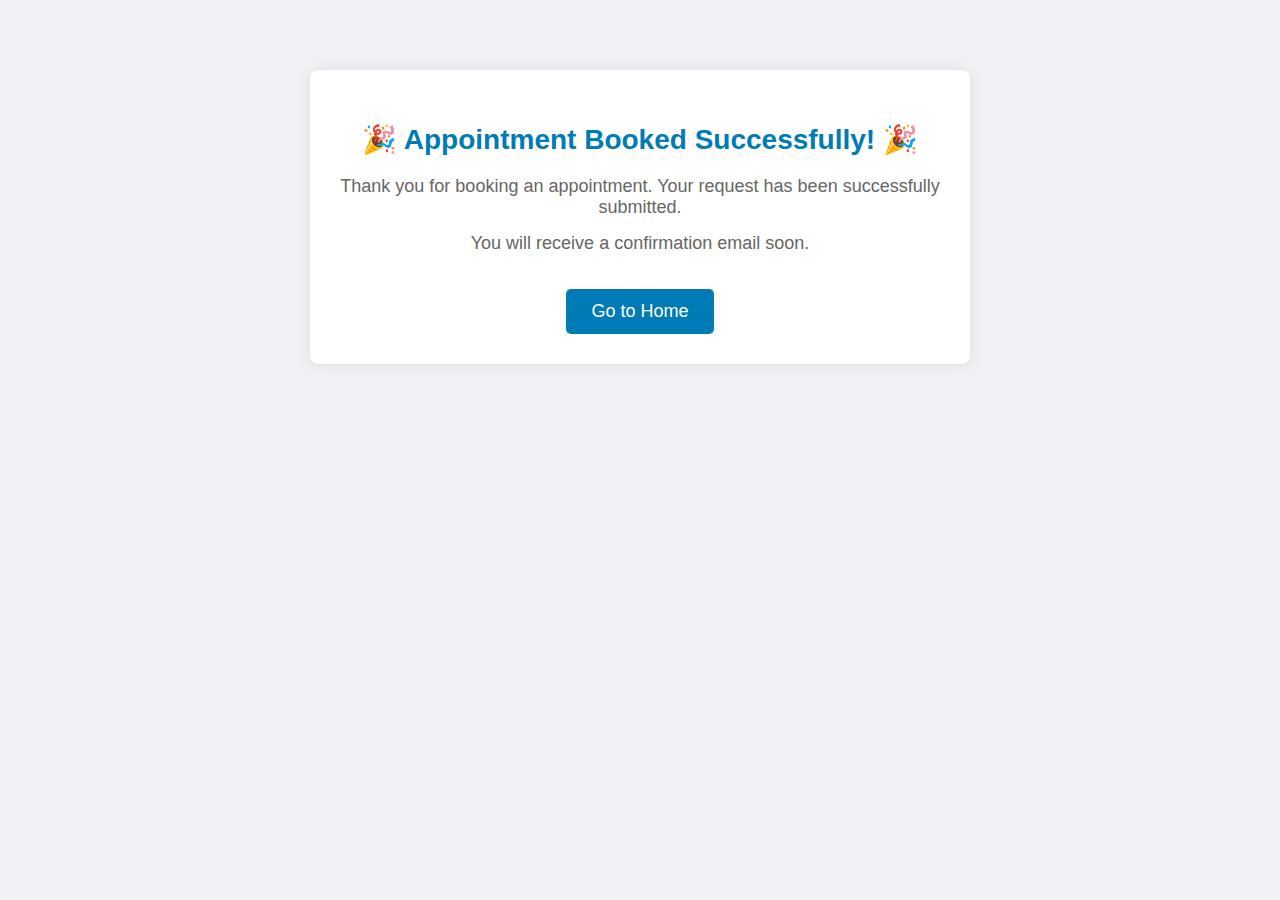
<file: HMS Project/appointment_success.html>
<!DOCTYPE html>
<html lang="en">
<head>
    <meta charset="UTF-8">
    <meta name="viewport" content="width=device-width, initial-scale=1.0">
    <title>Appointment Confirmed</title>
    <style>
        /* Page Styling */
        body {
            font-family: Arial, sans-serif;
            background-color: #f0f2f5;
            margin: 0;
            padding: 20px;
            color: #333;
        }

        .container {
            background-color: white;
            padding: 30px;
            border-radius: 8px;
            box-shadow: 0 0 15px rgba(0, 0, 0, 0.1);
            max-width: 600px;
            margin: 50px auto;
            text-align: center;
        }

        h2 {
            color: #007bb5;
            font-size: 28px;
            margin-bottom: 20px;
        }

        p {
            font-size: 18px;
            margin: 15px 0;
            color: #666;
        }

        .btn {
            background-color: #007bb5;
            color: white;
            border: none;
            padding: 12px 25px;
            font-size: 18px;
            border-radius: 5px;
            cursor: pointer;
            transition: background-color 0.3s;
            text-decoration: none;
            display: inline-block;
            margin-top: 20px;
        }

        .btn:hover {
            background-color: #005f86;
        }

        /* Responsive Design */
        @media (max-width: 600px) {
            .container {
                padding: 20px;
            }
        }
    </style>
</head>
<body>

    <div class="container">
        <h2>🎉 Appointment Booked Successfully! 🎉</h2>
        <p>Thank you for booking an appointment. Your request has been successfully submitted.</p>
        <p>You will receive a confirmation email soon.</p>
        
        <a href="home page.php" class="btn">Go to Home</a>
    </div>

</body>
</html>
</file>
<file: abt.css>
/* General Styles */
body {
    font-family: Arial, sans-serif;
    margin: 0;
    padding: 0;
    background-color: #f4f4f9;
    color: #333;
    line-height: 1.6;
}

/* Header Styles */
header {
    background-color: #007bb5; /* Hospital Blue */
    color: white;
    padding: 15px 0;
    display: flex;
    justify-content: space-between;
    align-items: center;
}

header .left-header {
    font-size: 24px;
    font-weight: bold;
    margin-left: 20px;
}

header i {
    margin-right: 10px;
}

.top-nav {
    margin-right: 20px;
}

.top-nav a {
    color: white;
    text-decoration: none;
    margin-left: 20px;
    font-size: 18px;
}

.top-nav a:hover {
    text-decoration: underline;
}

/* Main Container */
.container {
    width: 80%;
    margin: 30px auto;
    background-color: white;
    padding: 30px;
    box-shadow: 0 0 15px rgba(0, 0, 0, 0.1);
    border-radius: 8px;
}

.container h1 {
    color: #007bb5;
    font-size: 36px;
    margin-bottom: 20px;
}

.container h2 {
    color: #007bb5;
    font-size: 28px;
    margin-bottom: 10px;
}

.container p {
    font-size: 16px;
    margin-bottom: 20px;
}

ul {
    list-style-type: disc;
    padding-left: 20px;
    margin-bottom: 20px;
}

ul li {
    margin-bottom: 10px;
    font-size: 16px;
}

/* Links */
a {
    color: #007bb5;
    text-decoration: none;
}

a:hover {
    text-decoration: underline;
}

/* Responsive Design */
@media (max-width: 768px) {
    .container {
        width: 95%;
        padding: 20px;
    }

    header {
        flex-direction: column;
        text-align: center;
    }

    .top-nav a {
        display: block;
        margin: 10px 0;
    }
}
</file>
<file: cont.css>
/* General styles */
body {
    font-family: Arial, sans-serif;
    margin: 0;
    padding: 0;
    background-color: #f7f7f7;
    color: #333;
    line-height: 1.6;
}

/* Header styles */
header {
    background-color: #0288d1; /* Hospital blue */
    color: white;
    padding: 15px 0;
    display: flex;
    justify-content: space-between;
    align-items: center;
}

header .left-header {
    font-size: 24px;
    font-weight: bold;
    margin-left: 20px;
}

header i {
    margin-right: 10px;
}

.top-nav {
    margin-right: 20px;
}

.top-nav a {
    color: white;
    text-decoration: none;
    margin-left: 20px;
    font-size: 18px;
}

.top-nav a:hover {
    text-decoration: underline;
}

/* Main container */
.container {
    width: 80%;
    margin: 30px auto;
    background-color: white;
    padding: 30px;
    box-shadow: 0px 0px 15px rgba(0, 0, 0, 0.1);
    border-radius: 10px;
}

.container h1, .container h2 {
    color: #0288d1;
}

.container p {
    margin-bottom: 20px;
    font-size: 16px;
}

/* Form styling */
form {
    margin-top: 20px;
}

form label {
    font-weight: bold;
}

form input[type="text"],
form input[type="email"],
form textarea {
    width: 100%;
    padding: 10px;
    margin-bottom: 20px;
    border: 1px solid #ccc;
    border-radius: 5px;
    font-size: 16px;
}

form textarea {
    resize: vertical;
}

button[type="submit"] {
    background-color: #0288d1;
    color: white;
    padding: 10px 20px;
    border: none;
    border-radius: 5px;
    cursor: pointer;
    font-size: 18px;
}

button[type="submit"]:hover {
    background-color: #0277bd;
}

/* Google map iframe styling */
iframe {
    width: 100%;
    border: none;
    margin-bottom: 20px;
}

/* Responsive design */
@media (max-width: 768px) {
    .container {
        width: 95%;
        padding: 20px;
    }

    header {
        flex-direction: column;
        text-align: center;
    }

    .top-nav a {
        margin: 10px 0;
        display: block;
    }
}
</file>
<file: finddoctor.css>
body {
    font-family: Arial, sans-serif;
    background-color: #f4f4f4;
    text-align: center;
    padding: 20px;
}

.container {
    width: 50%;
    margin: auto;
    background: white;
    padding: 20px;
    border-radius: 10px;
    box-shadow: 0px 0px 10px rgba(0, 0, 0, 0.1);
}

h2 {
    color: #333;
}

form {
    margin-top: 20px;
}

input {
    width: 80%;
    padding: 10px;
    margin: 10px 0;
    border: 1px solid #ccc;
    border-radius: 5px;
}

button {
    background: #28a745;
    color: white;
    padding: 10px 20px;
    border: none;
    border-radius: 5px;
    cursor: pointer;
}

button:hover {
    background: #218838;
}

#results {
    margin-top: 20px;
}
</file>
<file: styles-pat.css>
*{
    margin: 0;
    padding: 0;
    box-sizing: border-box;
    font-family: "poppins", sans-serif;
}
body {
    font-family: Arial, sans-serif;
    background: url(https://img.freepik.com/free-vector/clean-medical-background_53876-97927.jpg) no-repeat ;
    background-size: cover;
    display: flex;
    justify-content: center;
    align-items: center;
    min-height: 100vh;
    margin: 0;
}

.registration-form {
    width: 420px;
    border: 2px solid rgba(15, 15, 15, 0.918);
    color: #333;
    border-radius: 16px;
    padding: 30px 40px;
    backdrop-filter: blur(10px);
    color: #333;
}

.registration-form h2 {
    color: #333;
    margin-bottom: 20px;
}

.registration-form label {
    color: #333;
    display: block;
    margin-bottom: 8px;
}

.registration-form ::placeholder{
    color: #333;
}

.registration-form .birth-date{
    color: #333;
}

.registration-form input, .registration-form select, .registration-form textarea {
    width: 90%;
    padding: 10px;
    margin-bottom: 15px;
    border: 1px solid #333;
    border-radius: 4px;
    background: transparent;
    color: #333;
}

.registration-form input::placeholder{
    color: #333;
}
.registration-form select{
    background-color: rgba(255, 255, 255, 0.2);
    color: #333;
}

.registration-form select option{
    background-color: rgba(255, 255, 255, 0.2);
    color: black;
}

.registration-form textarea{
    resize: vertical;
}

.registration-form button {
    display: flex;
    justify-items: right;
    width: 48%;
    padding: 10px;
    border: none;
    color: #fff;
    border-radius: 4px;
    font-size: 16px;
    cursor: pointer;
    margin-right: 4%;
}

.registration-form button[type="submit"] {
    background-color: #007bff;
    margin-bottom: 8px;
    display: flex;
    justify-content: center;
}

.registration-form button[type="submit"]:hover {
    background-color: #0056b3;
}

.registration-form button[type="reset"] {
    background-color: #007bff;
    margin-bottom: 8px;
    display: flex;
    justify-content: center;
}

.registration-form button[type="reset"]:hover {
    background-color: #0056b3;

}

.registration-form .submit{
    display: flex;
    justify-content: center;
    margin-top: 20px;
}

#passwordError{
    display: none;
    color: red;
}
</file>
